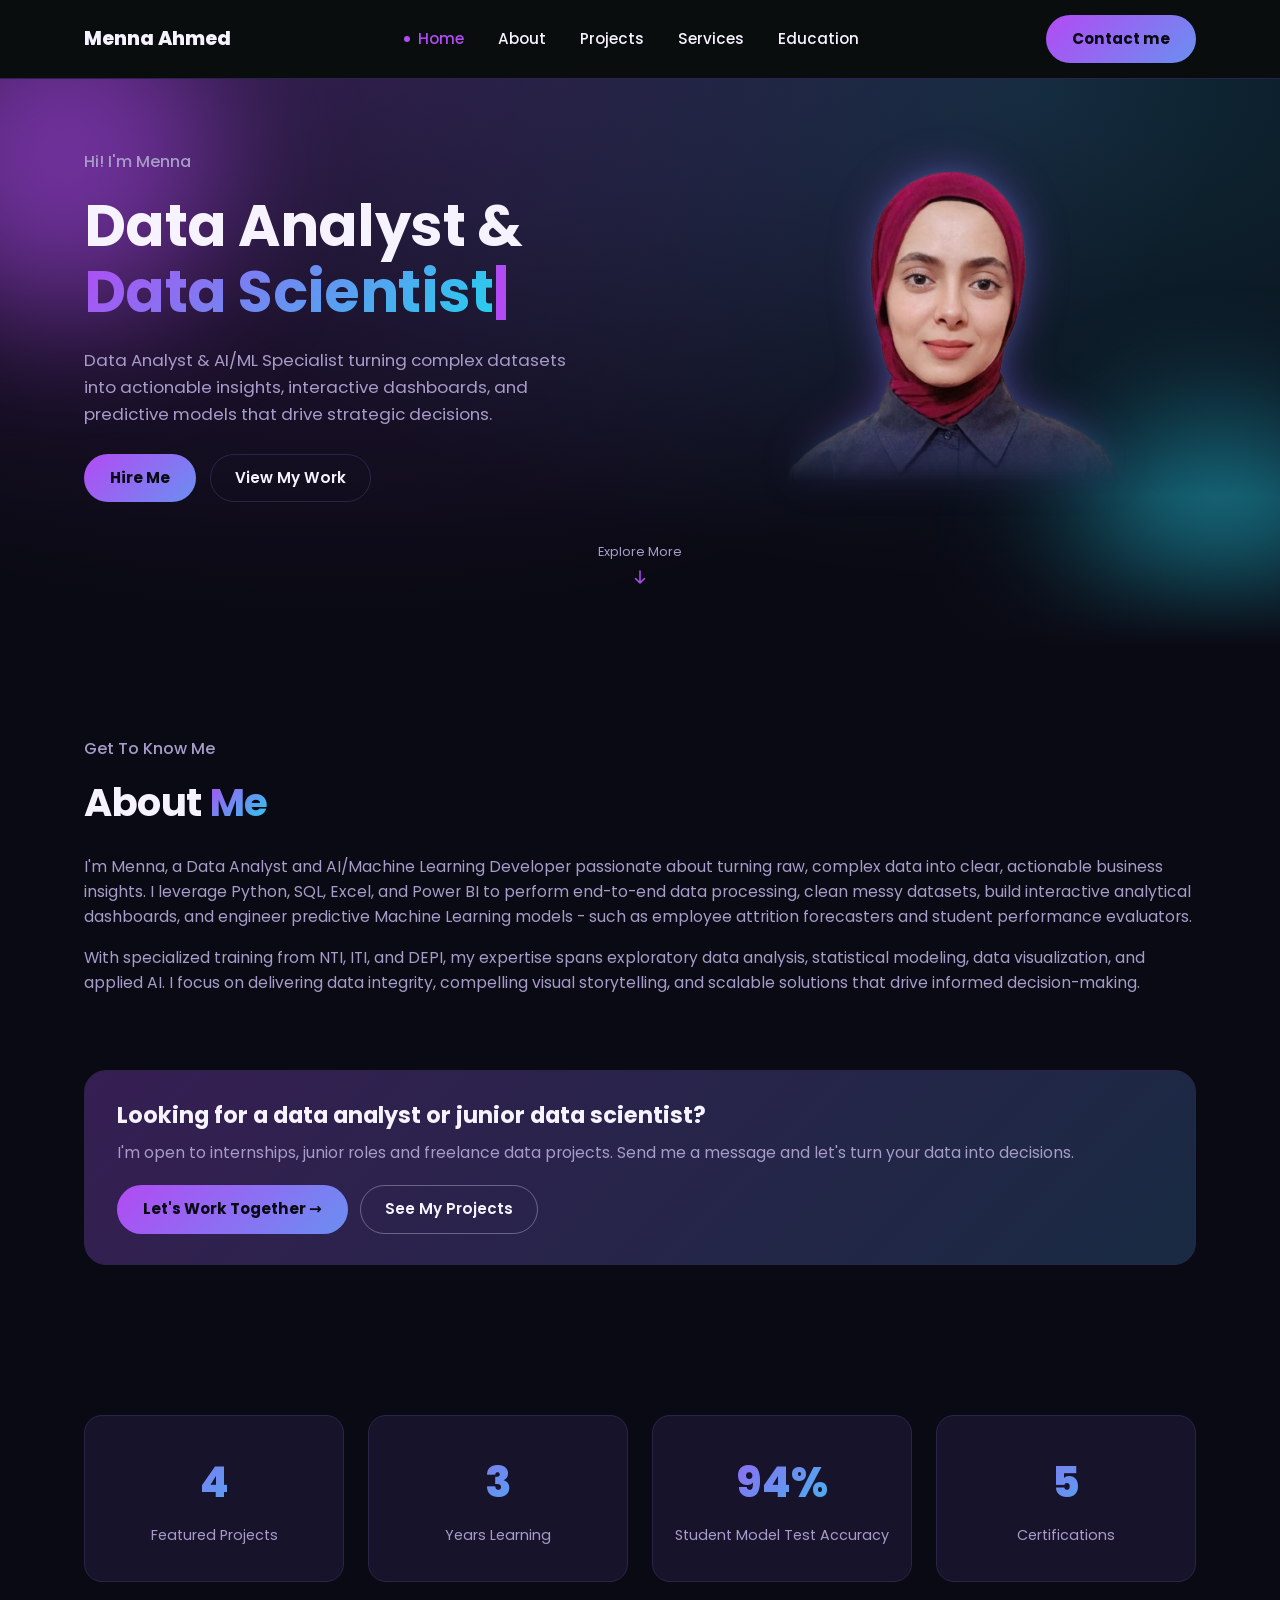
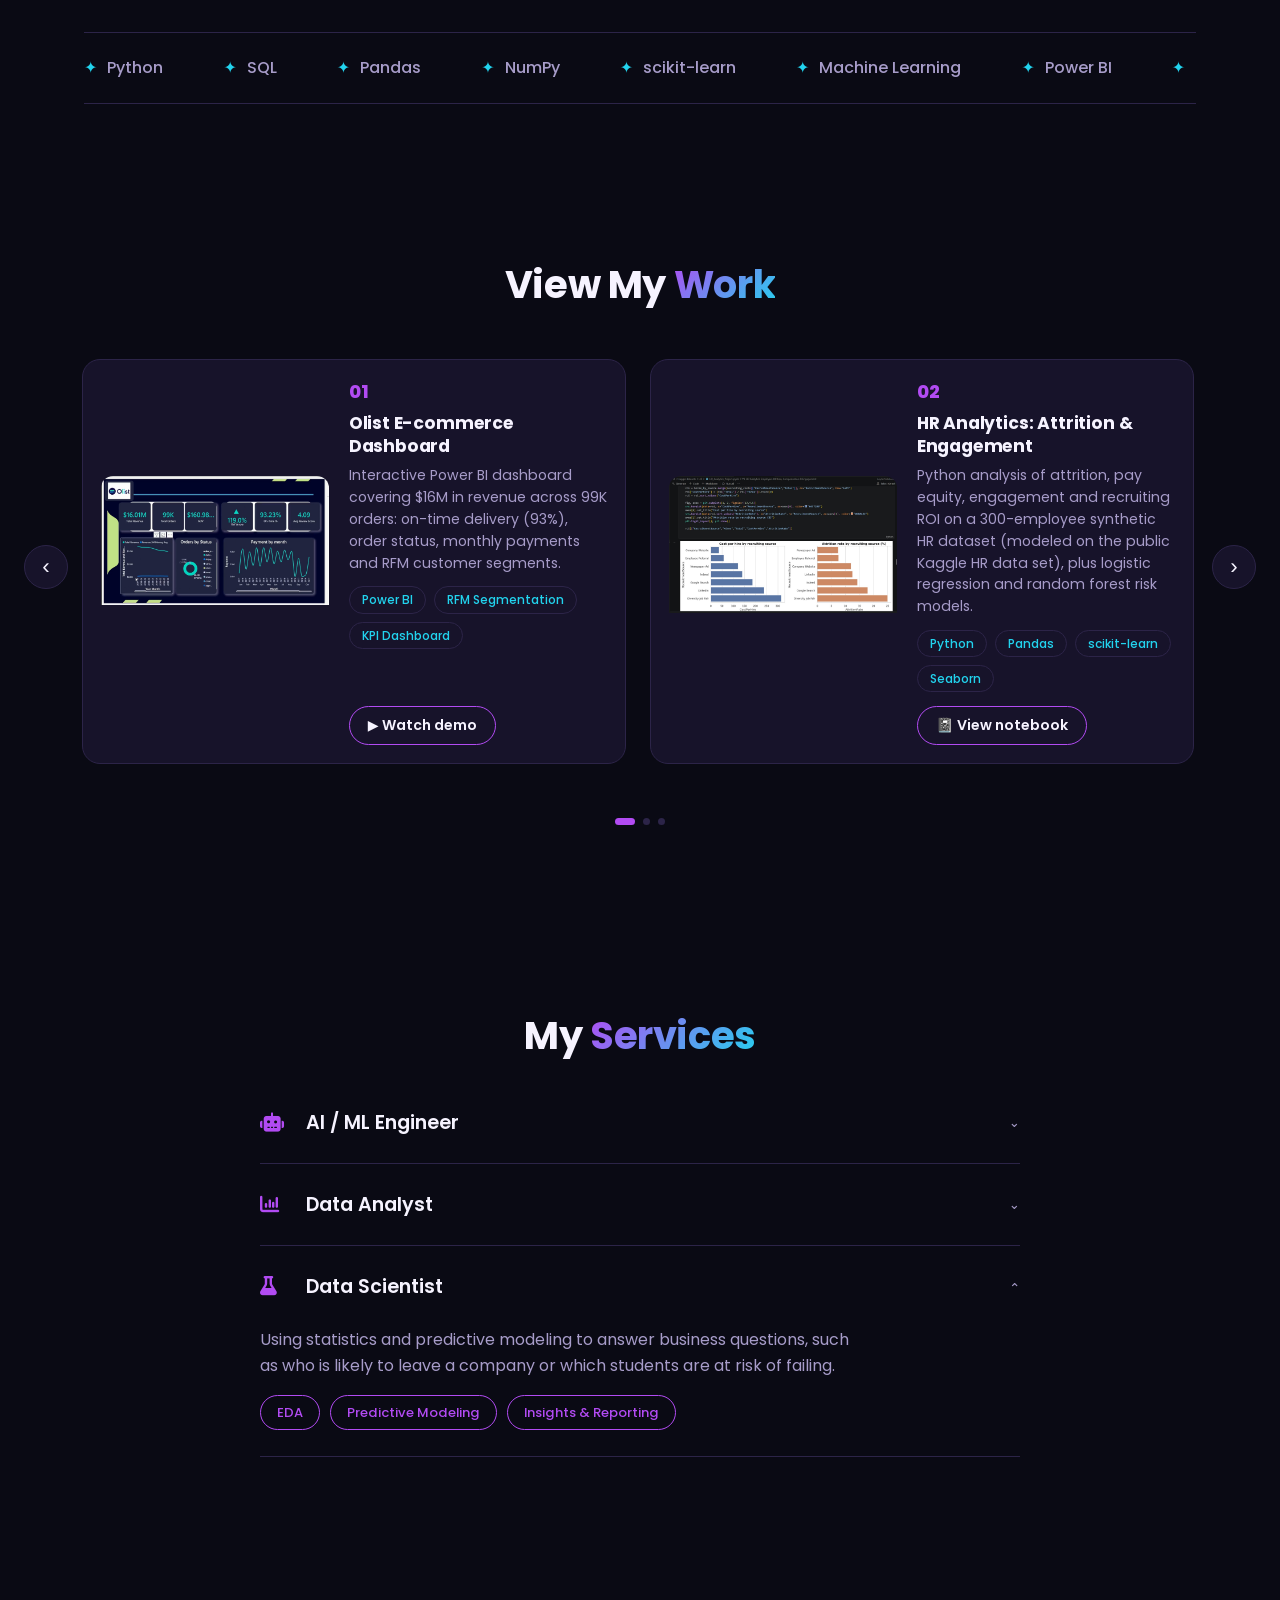
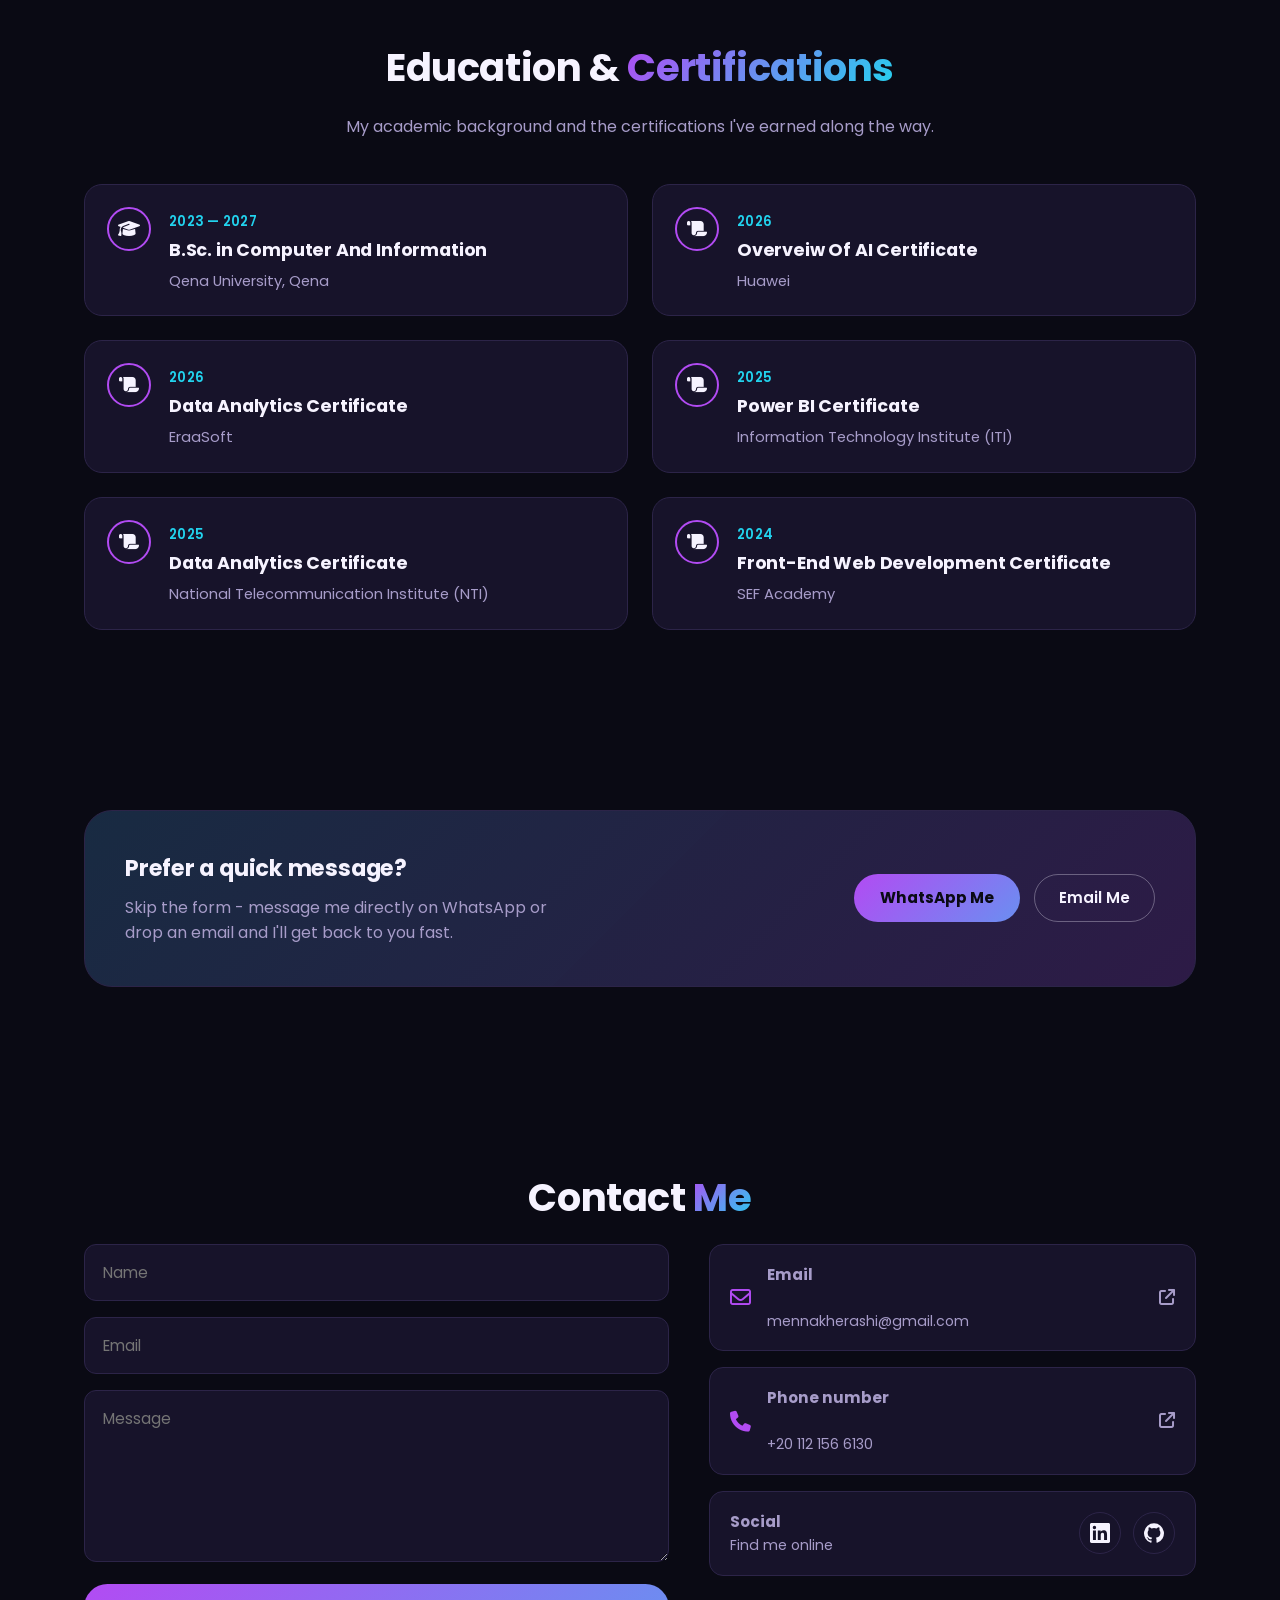
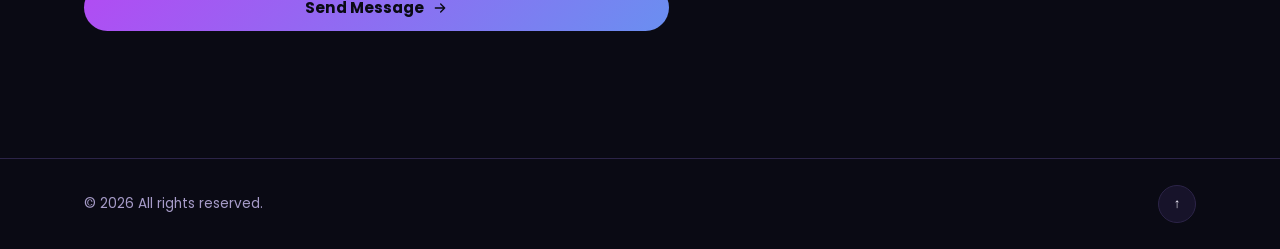
<file: index.html>
<!DOCTYPE html>
<html lang="en">
<head>
<meta charset="UTF-8">
<meta name="viewport" content="width=device-width, initial-scale=1, viewport-fit=cover">
<title>Menna Ahmed Kherashi Portfolio</title>
<meta name="description" content="Portfolio of Menna Ahmed — data analysis, machine learning and Power BI dashboards.">
<link rel="preconnect" href="https://fonts.googleapis.com">
<link rel="preconnect" href="https://fonts.gstatic.com" crossorigin>
<link href="https://fonts.googleapis.com/css2?family=Poppins:wght@400;500;600;700;800&display=swap" rel="stylesheet">
<link rel="stylesheet" href="https://cdnjs.cloudflare.com/ajax/libs/font-awesome/6.5.1/css/all.min.css">
<link rel="stylesheet" href="css/style.css">
</head>
<body>

<header id="header">
  <nav class="nav wrap">
    <div class="logo">Menna Ahmed</div>
    <button class="nav-toggle" id="navToggle" aria-label="Toggle menu">
      <span></span><span></span><span></span>
    </button>
    <ul class="nav-links" id="navLinks">
      <li><a href="#home" class="nav-link active">Home</a></li>
      <li><a href="#about" class="nav-link">About</a></li>
      <li><a href="#works" class="nav-link">Projects</a></li>
      <li><a href="#services" class="nav-link">Services</a></li>
      <li><a href="#education" class="nav-link">Education</a></li>

    </ul>
    <a href="#contact" class="btn-pill">Contact me</a>
  </nav>
</header>

<main>

  <section id="home" class="hero">
    <span class="blob blob-1"></span>
    <span class="blob blob-2"></span>
    <div class="wrap hero-inner">
      <div class="hero-grid">
        <div class="hero-text">
          <p class="eyebrow">Hi! I'm Menna</p>
          <h1>Data Analyst &amp;<br><span id="typed" class="accent"></span><span class="cursor">|</span></h1>
          <p class="hero-sub">Data Analyst & AI/ML Specialist turning complex datasets into actionable insights, interactive dashboards, and predictive models that drive strategic decisions.</p>
          <div class="cta-row">
            <a href="#contact" class="btn-pill">Hire Me</a>
            <a href="#works" class="btn-outline">View My Work</a>
          </div>
        </div>
        <div class="hero-image">
          <img src="images/menna-personal.png" alt="Menna Ahmed portrait" width="912" height="939">
        </div>
      </div>
      <a href="#works" class="scroll-down" aria-label="Scroll down">
        <span>Explore More</span>
        <svg width="18" height="18" viewBox="0 0 24 24" fill="none"><path d="M12 4v16m0 0l-6-6m6 6l6-6" stroke="currentColor" stroke-width="2" stroke-linecap="round" stroke-linejoin="round"/></svg>
      </a>
    </div>
  </section>

  <section id="about" class="about">
    <div class="wrap about-inner reveal">
      <div class="about-content">
        <p class="eyebrow">Get To Know Me</p>
        <h2>About <span class="accent">Me</span></h2>

        <p class="about-text">
  I'm Menna, a Data Analyst and AI/Machine Learning Developer passionate about turning raw, complex data into clear, actionable business insights. I leverage Python, SQL, Excel, and Power BI to perform end-to-end data processing, clean messy datasets, build interactive analytical dashboards, and engineer predictive Machine Learning models - such as employee attrition forecasters and student performance evaluators.
</p>
<p class="about-text">
  With specialized training from NTI, ITI, and DEPI, my expertise spans exploratory data analysis, statistical modeling, data visualization, and applied AI. I focus on delivering data integrity, compelling visual storytelling, and scalable solutions that drive informed decision-making.
</p>

        <br><br>
        <div class="about-cta">
          <p class="about-cta-title">Looking for a data analyst or junior data scientist?</p>
          <p class="about-cta-text">I'm open to internships, junior roles and freelance data projects. Send me a message and let's turn your data into decisions.</p>
          <div class="about-cta-actions">
            <a href="#contact" class="btn-pill">Let's Work Together →</a>
            <a href="#works" class="btn-outline">See My Projects</a>
          </div>
        </div>
      </div>
    </div>
  </section>

  <section class="stats">
    <div class="wrap">
      <div class="stats-grid reveal-stagger">
        <div class="stat-card">
          <div class="stat-num" data-count="4">0</div>
          <div class="stat-label">Featured Projects</div>
        </div>
        <div class="stat-card">
          <div class="stat-num" data-count="3">0</div>
          <div class="stat-label">Years Learning</div>
        </div>
        <div class="stat-card">
          <div class="stat-num" data-count="94" data-suffix="%">0</div>
          <div class="stat-label">Student Model Test Accuracy</div>
        </div>
        <div class="stat-card">
          <div class="stat-num" data-count="5">0</div>
          <div class="stat-label">Certifications</div>
        </div>
      </div>
      <div class="marquee-wrap">
        <div class="marquee">
          <span>Python</span><span>SQL</span><span>Pandas</span><span>NumPy</span><span>scikit-learn</span>
          <span>Machine Learning</span><span>Power BI</span><span>Excel</span><span>NLP</span><span>AWS Cloud</span>
          <span>Git &amp; GitHub</span>
          <span>Python</span><span>SQL</span><span>Pandas</span><span>NumPy</span><span>scikit-learn</span>
          <span>Machine Learning</span><span>Power BI</span><span>Excel</span><span>NLP</span><span>AWS Cloud</span>
          <span>Git &amp; GitHub</span>
        </div>
      </div>
    </div>
  </section>

  <section id="works" class="works">
    <div class="wrap reveal">
      <h2>View My <span class="accent">Work</span></h2>
    </div>
    <div class="carousel-wrap wrap reveal">
      <button class="carousel-btn prev" id="worksPrev" aria-label="Previous">&#8249;</button>
      <div class="carousel" id="worksCarousel">
        <article class="work-card">
          <div class="work-img"><img src="images/olist.jpeg" alt="Olist E-commerce Power BI dashboard"></div>
          <span class="work-num">01</span>
          <h3>Olist E-commerce Dashboard</h3>
          <p>Interactive Power BI dashboard covering $16M in revenue across 99K orders: on-time delivery (93%), order status, monthly payments and RFM customer segments.</p>
          <div class="work-tags"><span>Power BI</span><span>RFM Segmentation</span><span>KPI Dashboard</span></div>
          <div class="work-actions"><a class="work-link" href="https://drive.google.com/file/d/1lh9sNQ9SJ54lVh4-jCZpl5slV-07fEFe/view?usp=sharing" target="_blank" rel="noopener">▶ Watch demo</a></div>
        </article>
        <article class="work-card">
          <div class="work-img"><img src="images/HR.jpeg" alt="HR Analytics notebook"></div>
          <span class="work-num">02</span>
          <h3>HR Analytics: Attrition &amp; Engagement</h3>
          <p>Python analysis of attrition, pay equity, engagement and recruiting ROI on a 300-employee synthetic HR dataset (modeled on the public Kaggle HR data set), plus logistic regression and random forest risk models.</p>
          <div class="work-tags"><span>Python</span><span>Pandas</span><span>scikit-learn</span><span>Seaborn</span></div>
          <div class="work-actions"><a class="work-link" href="notebooks/hr-analytics.html" target="_blank" rel="noopener">📓 View notebook</a></div>
        </article>
        <article class="work-card">
          <div class="work-img"><img src="images/AI Students Model.jpeg" alt="Student performance model results"></div>
          <span class="work-num">03</span>
          <h3>Student Performance Model</h3>
          <p>Logistic regression classifier that predicts whether a student passes, using 30 demographic, family and study features. It reaches 93.7% accuracy on the held-out test set.</p>
          <div class="work-tags"><span>Python</span><span>scikit-learn</span><span>Logistic Regression</span><span>Seaborn</span></div>
          <div class="work-actions"><a class="work-link" href="notebooks/student-performance-model.html" target="_blank" rel="noopener">📓 View notebook</a></div>
        </article>
        <article class="work-card">
          <div class="work-img"><img src="images/sales.jpeg" alt="WE Sales Power BI dashboard"></div>
          <span class="work-num">04</span>
          <h3>WE Sales Dashboard</h3>
          <p>Power BI sales dashboard with interactive filters, daily sales trend, gender and age breakdowns, top sellers and a sales-target tracker (45.7K vs a 40K goal).</p>
          <div class="work-tags"><span>Power BI</span><span>Interactive Filters</span><span>Sales KPIs</span></div>
          <div class="work-actions"><a class="work-link" href="https://drive.google.com/file/d/1y9YzG2z9LEgXpOu-UuD8Z0-dCNgIsyWz/view?usp=sharing" target="_blank" rel="noopener">▶ Watch demo</a></div>
        </article>
      </div>
      <button class="carousel-btn next" id="worksNext" aria-label="Next">&#8250;</button>
    </div>
    <div class="dots" id="worksDots"></div>

  </section>

  <section id="services" class="services">
    <div class="wrap reveal">
      <h2>My <span class="accent">Services</span></h2>

      <div class="accordion reveal-stagger">
        <div class="acc-item">
          <button class="acc-head">
             <span class="acc-icon"><i class="fa-solid fa-robot"></i></span>
            <span class="acc-title">AI / ML Engineer</span>
            <span class="acc-arrow">⌄</span>
          </button>
          <div class="acc-body">
            <p>Preparing data, training and evaluating machine learning models with Python and scikit-learn, from feature engineering to accuracy and ROC-AUC reporting.</p>
            <div class="tags">
              <span>Model Training</span><span>Feature Engineering</span><span>Model Evaluation</span>
            </div>
          </div>
        </div>

        <div class="acc-item">
          <button class="acc-head">
            <span class="acc-icon"><i class="fa-solid fa-chart-column"></i></span>
            <span class="acc-title">Data Analyst</span>
            <span class="acc-arrow">⌄</span>
          </button>
          <div class="acc-body">
            <p>Cleaning and exploring data with Python, SQL and Excel, then turning it into interactive Power BI dashboards and clear, actionable insights.</p>
            <div class="tags">
              <span>Data Cleaning</span><span>Dashboards</span><span>Data Visualization</span>
            </div>
          </div>
        </div>

        <div class="acc-item open">
          <button class="acc-head">
             <span class="acc-icon"><i class="fa-solid fa-flask"></i></span>
            <span class="acc-title">Data Scientist</span>
            <span class="acc-arrow">⌄</span>
          </button>
          <div class="acc-body">
            <p>Using statistics and predictive modeling to answer business questions, such as who is likely to leave a company or which students are at risk of failing.</p>
            <div class="tags">
              <span>EDA</span><span>Predictive Modeling</span><span>Insights &amp; Reporting</span>
            </div>
          </div>
        </div>
      </div>
    </div>
  </section>

  <section id="education" class="education">
    <div class="wrap reveal">
      <h2>Education &amp; <span class="accent">Certifications</span></h2>
      <p class="section-sub">My academic background and the certifications I've earned along the way.</p>
      <div class="edu-timeline">
        <div class="edu-item">
          <div class="edu-dot"><i class="fa-solid fa-graduation-cap"></i></div>
          <div class="edu-content">
            <div class="edu-when">2023 — 2027</div>
            <h3>B.Sc. in Computer And Information</h3>
            <p>Qena University, Qena</p>
          </div>
        </div>
         <div class="edu-item">
           <div class="edu-dot"><i class="fa-solid fa-scroll"></i></div>
          <div class="edu-content">
            <div class="edu-when">2026</div>
            <h3>Overveiw Of AI Certificate</h3>
            <p>Huawei</p>
          </div>
        </div>
        <div class="edu-item">
           <div class="edu-dot"><i class="fa-solid fa-scroll"></i></div>
          <div class="edu-content">
            <div class="edu-when">2026</div>
            <h3>Data Analytics Certificate</h3>
            <p>EraaSoft</p>
          </div>
        </div>
        <div class="edu-item">
           <div class="edu-dot"><i class="fa-solid fa-scroll"></i></div>
          <div class="edu-content">
            <div class="edu-when">2025</div>
            <h3>Power BI Certificate</h3>
            <p>Information Technology Institute (ITI)</p>
          </div>
        </div>
        <div class="edu-item">
           <div class="edu-dot"><i class="fa-solid fa-scroll"></i></div>
          <div class="edu-content">
            <div class="edu-when">2025</div>
            <h3>Data Analytics Certificate</h3>
            <p>National Telecommunication Institute (NTI)</p>
          </div>
        </div>
        <div class="edu-item">
           <div class="edu-dot"><i class="fa-solid fa-scroll"></i></div>
          <div class="edu-content">
            <div class="edu-when">2024</div>
            <h3>Front-End Web Development Certificate</h3>
            <p>SEF Academy</p>
          </div>
        </div>
      </div>
    </div>
  </section>

  <section class="direct-msg-section">
    <div class="wrap">
      <div class="direct-msg reveal">
        <div>
          <h3>Prefer a quick message?</h3>
          <p>Skip the form - message me directly on WhatsApp or drop an email and I'll get back to you fast.</p>
        </div>
        <div class="direct-msg-actions">
          <a href="https://wa.me/201121566130" target="_blank" rel="noopener" class="btn-pill">WhatsApp Me</a>
          <a href="mailto:mennakherashi@gmail.com" class="btn-outline">Email Me</a>
        </div>
      </div>
    </div>
  </section>

  <section id="contact" class="contact">
    <div class="wrap reveal">
      <h2>Contact <span class="accent">Me</span></h2>
      <div class="contact-grid">
        <form class="contact-form" id="contactForm" novalidate>
          <input type="text" name="name" placeholder="Name" autocomplete="name" required>
          <input type="email" name="email" placeholder="Email" autocomplete="email" required>
          <textarea name="message" placeholder="Message" rows="6" required></textarea>
          <input type="text" name="_honey" class="hp" tabindex="-1" autocomplete="off" aria-hidden="true">
          <button type="submit" class="btn-pill full" id="sendBtn"><span id="sendLabel">Send Message</span>
            <svg width="16" height="16" viewBox="0 0 24 24" fill="none"><path d="M5 12h14m0 0l-6-6m6 6l-6 6" stroke="currentColor" stroke-width="2" stroke-linecap="round" stroke-linejoin="round"/></svg>
          </button>
          <p class="form-status" id="formStatus" role="status" aria-live="polite"></p>
        </form>
        <div class="contact-info">
          <a href="mailto:mennakherashi@gmail.com" class="info-card">
             <span class="info-icon"><i class="fa-regular fa-envelope"></i></span>
            <span><strong>Email</strong><br>mennakherashi@gmail.com</span>
             <span class="info-arrow"><i class="fa-solid fa-arrow-up-right-from-square"></i></span>
          </a>
          <a href="tel:+201121566130" class="info-card">
             <span class="info-icon"><i class="fa-solid fa-phone"></i></span>
            <span><strong>Phone number</strong><br>+20 112 156 6130</span>
             <span class="info-arrow"><i class="fa-solid fa-arrow-up-right-from-square"></i></span>
          </a>
          <div class="info-card social-card">
            <div class="social-text"><strong>Social</strong>Find me online</div>
            <div class="social-links">
              <a href="https://www.linkedin.com/in/menna-ahmed-" target="_blank" rel="noopener" aria-label="LinkedIn profile"><svg viewBox="0 0 24 24" width="20" height="20" fill="currentColor" aria-hidden="true"><path d="M20.45 20.45h-3.56v-5.57c0-1.33-.02-3.04-1.85-3.04-1.85 0-2.14 1.45-2.14 2.94v5.67H9.35V9h3.41v1.56h.05c.48-.9 1.64-1.85 3.37-1.85 3.6 0 4.27 2.37 4.27 5.46v6.28zM5.34 7.43a2.06 2.06 0 1 1 0-4.12 2.06 2.06 0 0 1 0 4.12zM7.12 20.45H3.56V9h3.56v11.45zM22.22 0H1.77C.79 0 0 .77 0 1.73v20.54C0 23.23.79 24 1.77 24h20.45c.98 0 1.78-.77 1.78-1.73V1.73C24 .77 23.2 0 22.22 0z"/></svg></a>
              <a href="https://github.com/Menna-Ahmed13" target="_blank" rel="noopener" aria-label="GitHub profile"><svg viewBox="0 0 24 24" width="20" height="20" fill="currentColor" aria-hidden="true"><path d="M12 .3a12 12 0 0 0-3.8 23.38c.6.12.83-.26.83-.57v-2.23c-3.34.73-4.03-1.42-4.03-1.42-.55-1.39-1.33-1.76-1.33-1.76-1.09-.74.08-.73.08-.73 1.2.09 1.84 1.24 1.84 1.24 1.07 1.83 2.81 1.3 3.5.99.1-.78.42-1.31.76-1.61-2.67-.3-5.47-1.33-5.47-5.93 0-1.31.47-2.38 1.24-3.22-.14-.3-.54-1.52.1-3.18 0 0 1-.32 3.3 1.23a11.5 11.5 0 0 1 6 0c2.28-1.55 3.29-1.23 3.29-1.23.64 1.66.24 2.88.12 3.18.77.84 1.23 1.91 1.23 3.22 0 4.61-2.8 5.63-5.48 5.92.43.37.81 1.1.81 2.22v3.29c0 .32.22.7.83.58A12 12 0 0 0 12 .3z"/></svg></a>
            </div>
          </div>
        </div>
      </div>
    </div>
  </section>

</main>

<footer>
  <div class="wrap footer-inner">
    <span>© <span id="year"></span> All rights reserved.</span>
    <button id="toTop" aria-label="Back to top">↑</button>
  </div>
</footer>

<script src="js/script.js"></script>
</body>
</html>
</file>
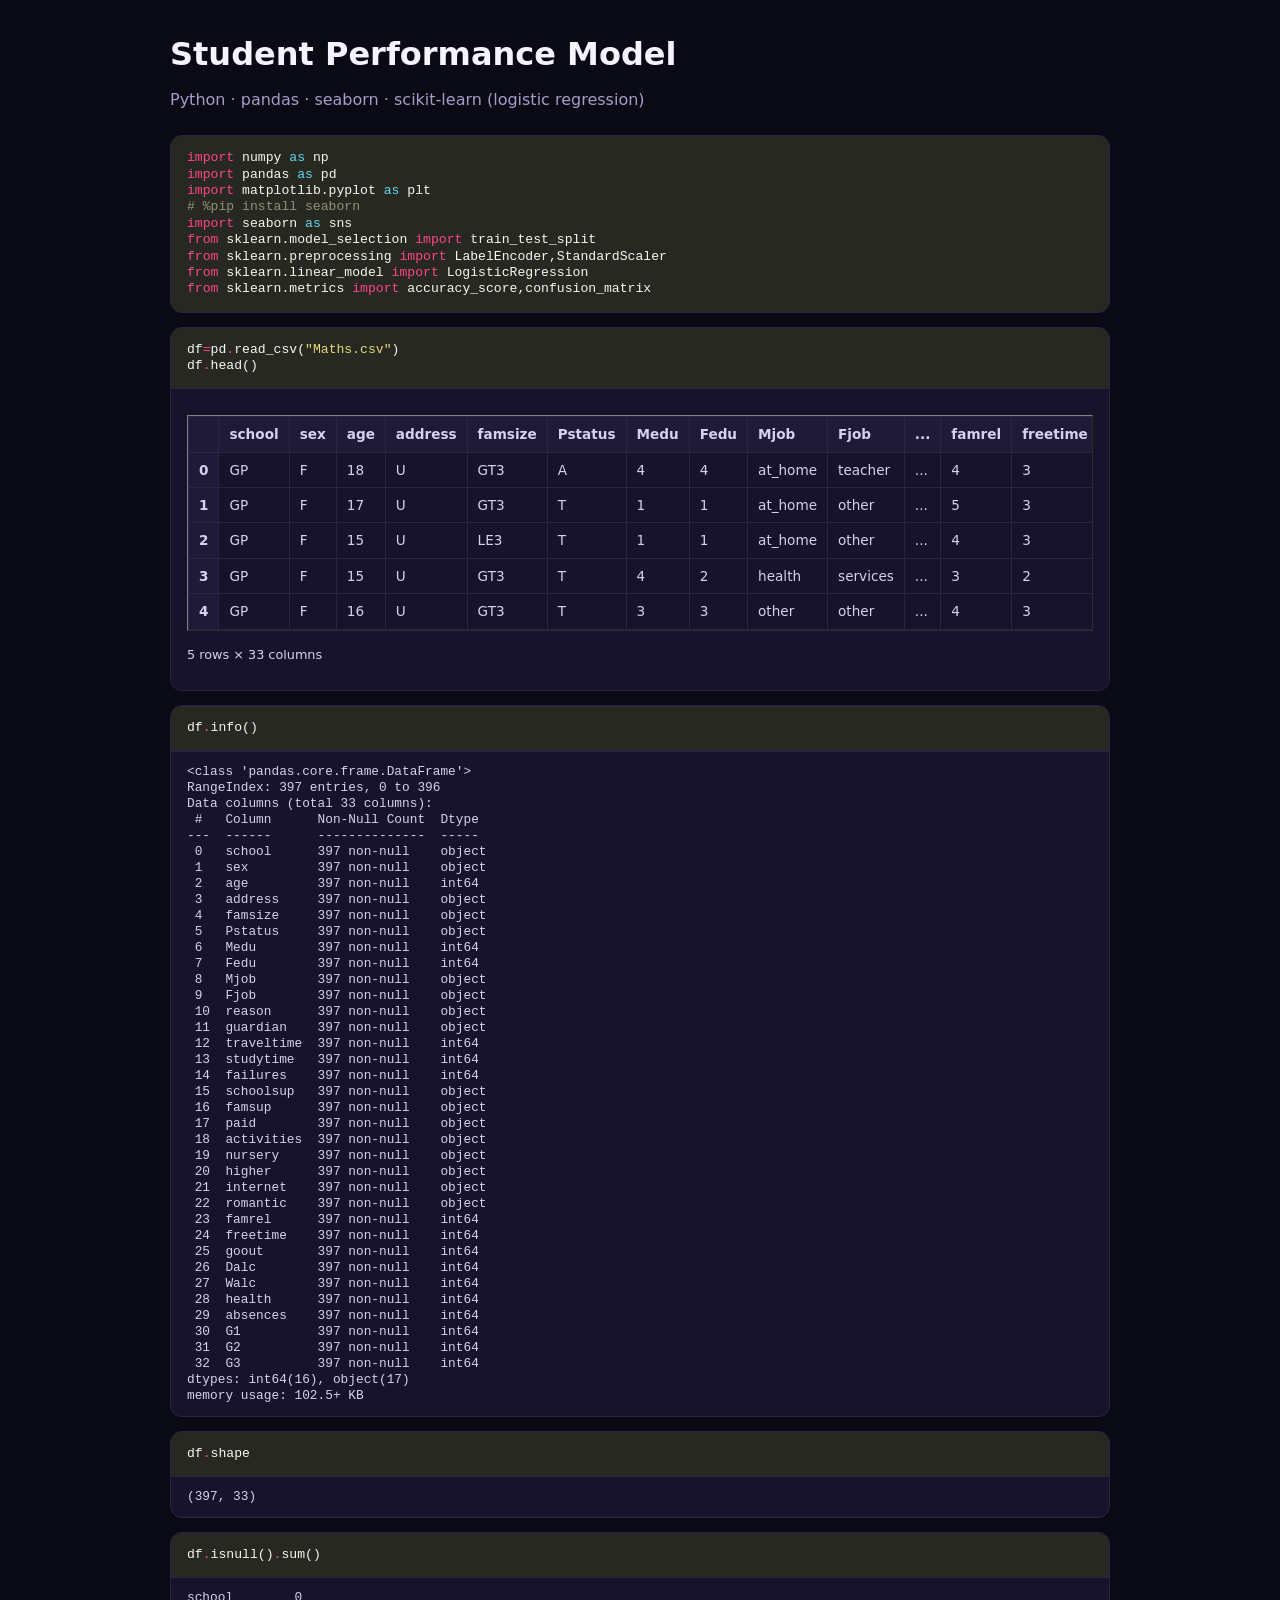
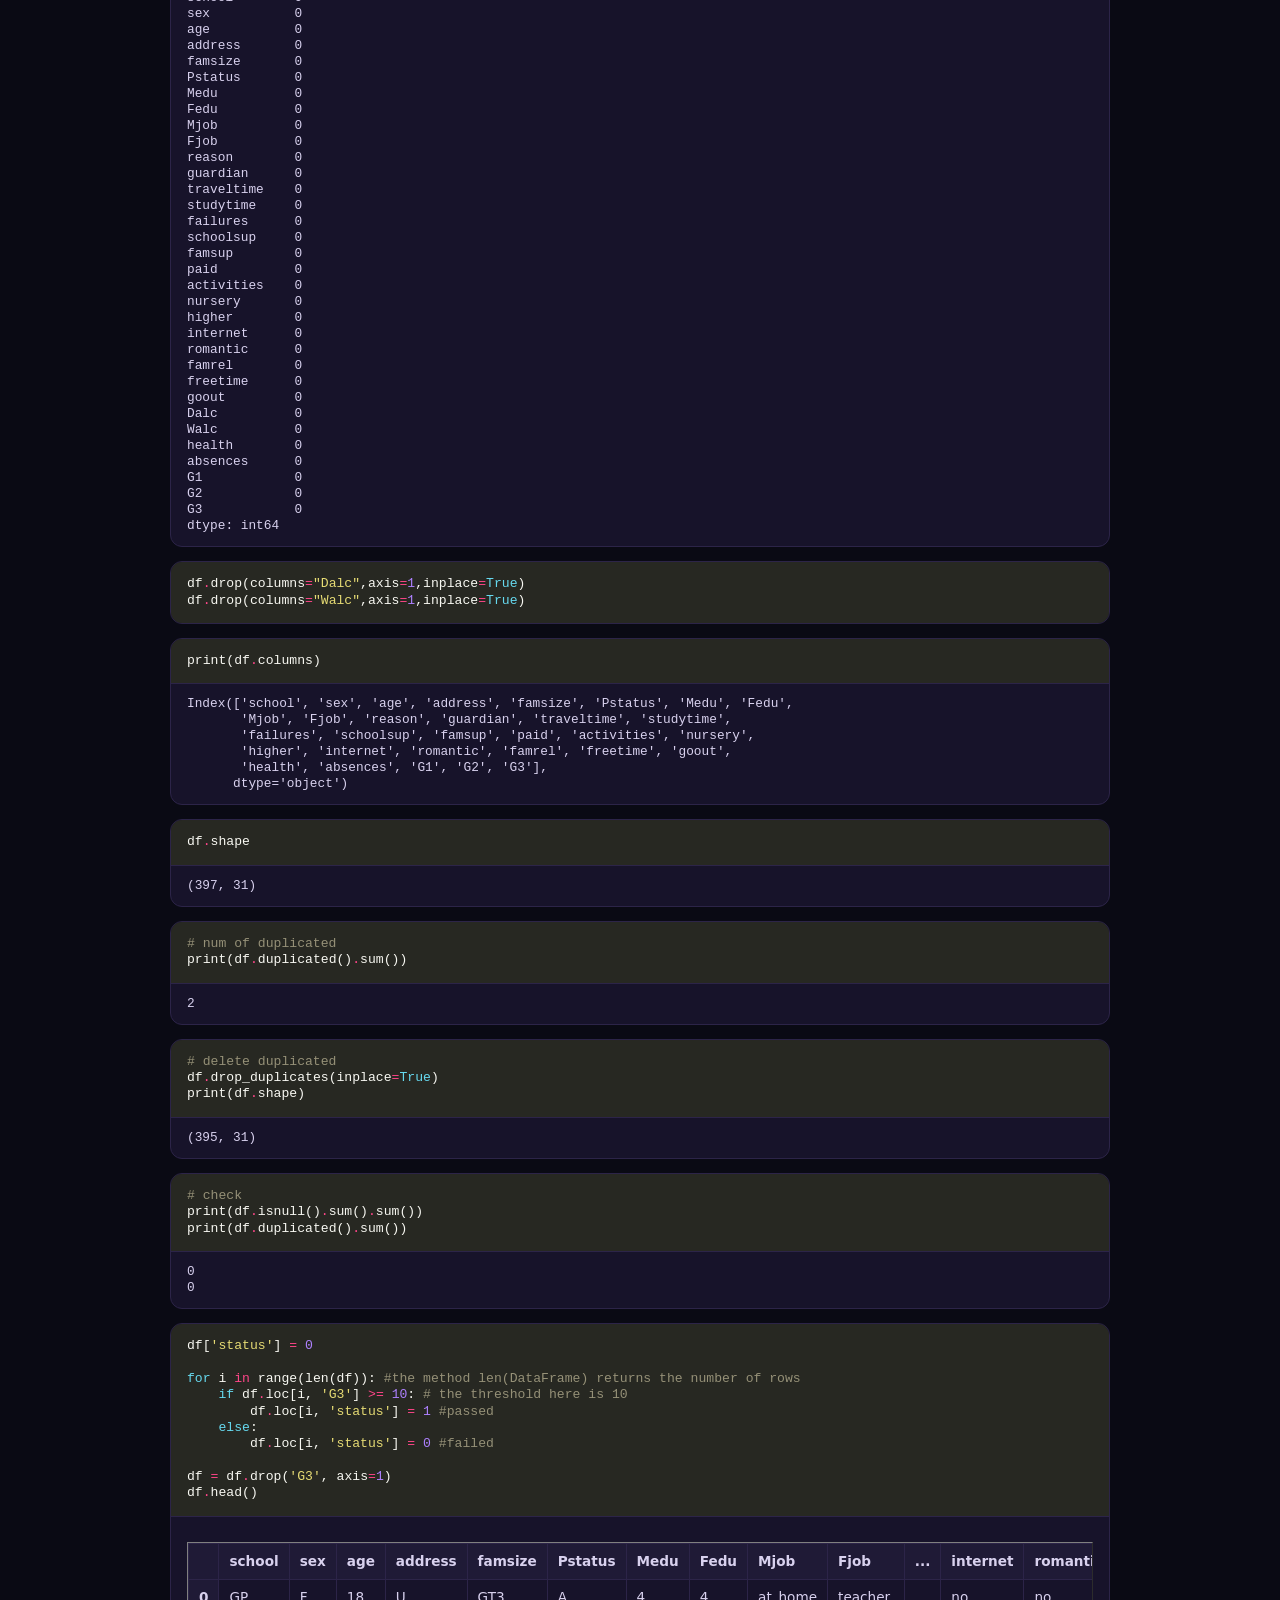
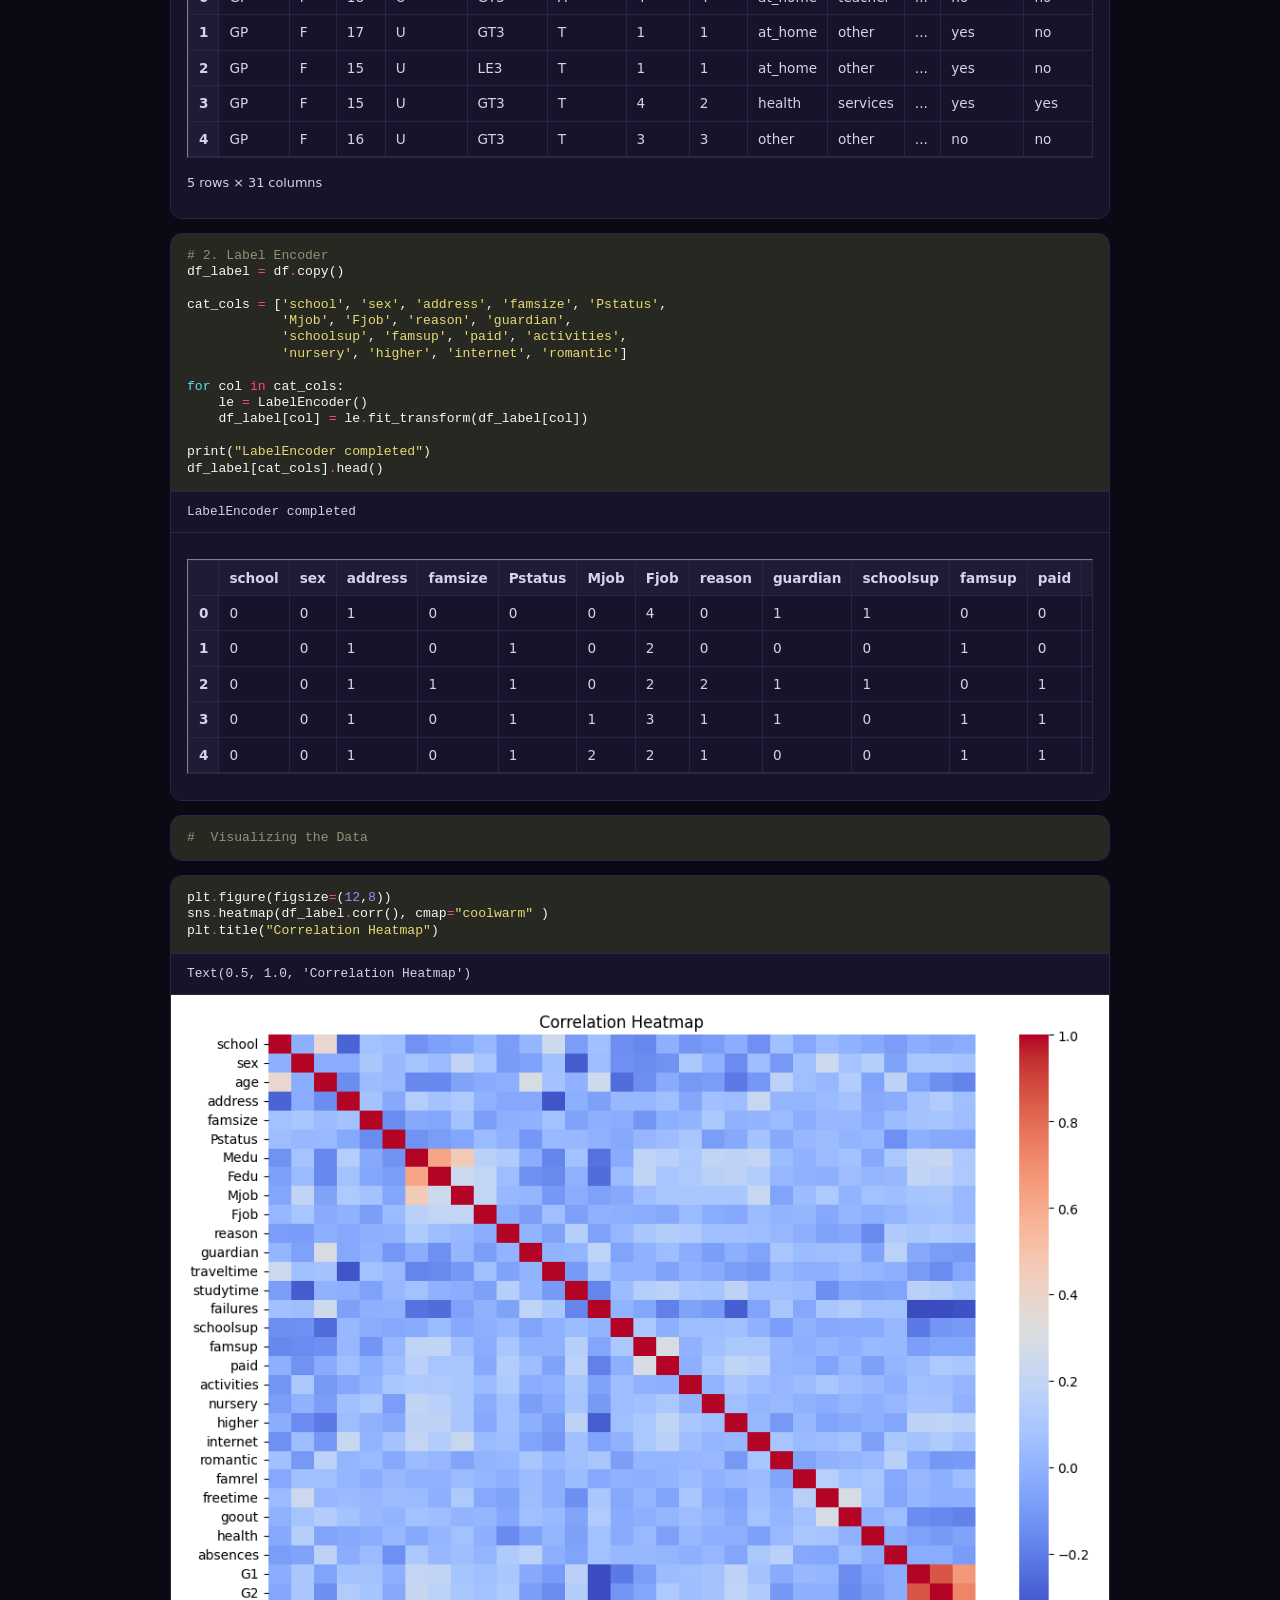
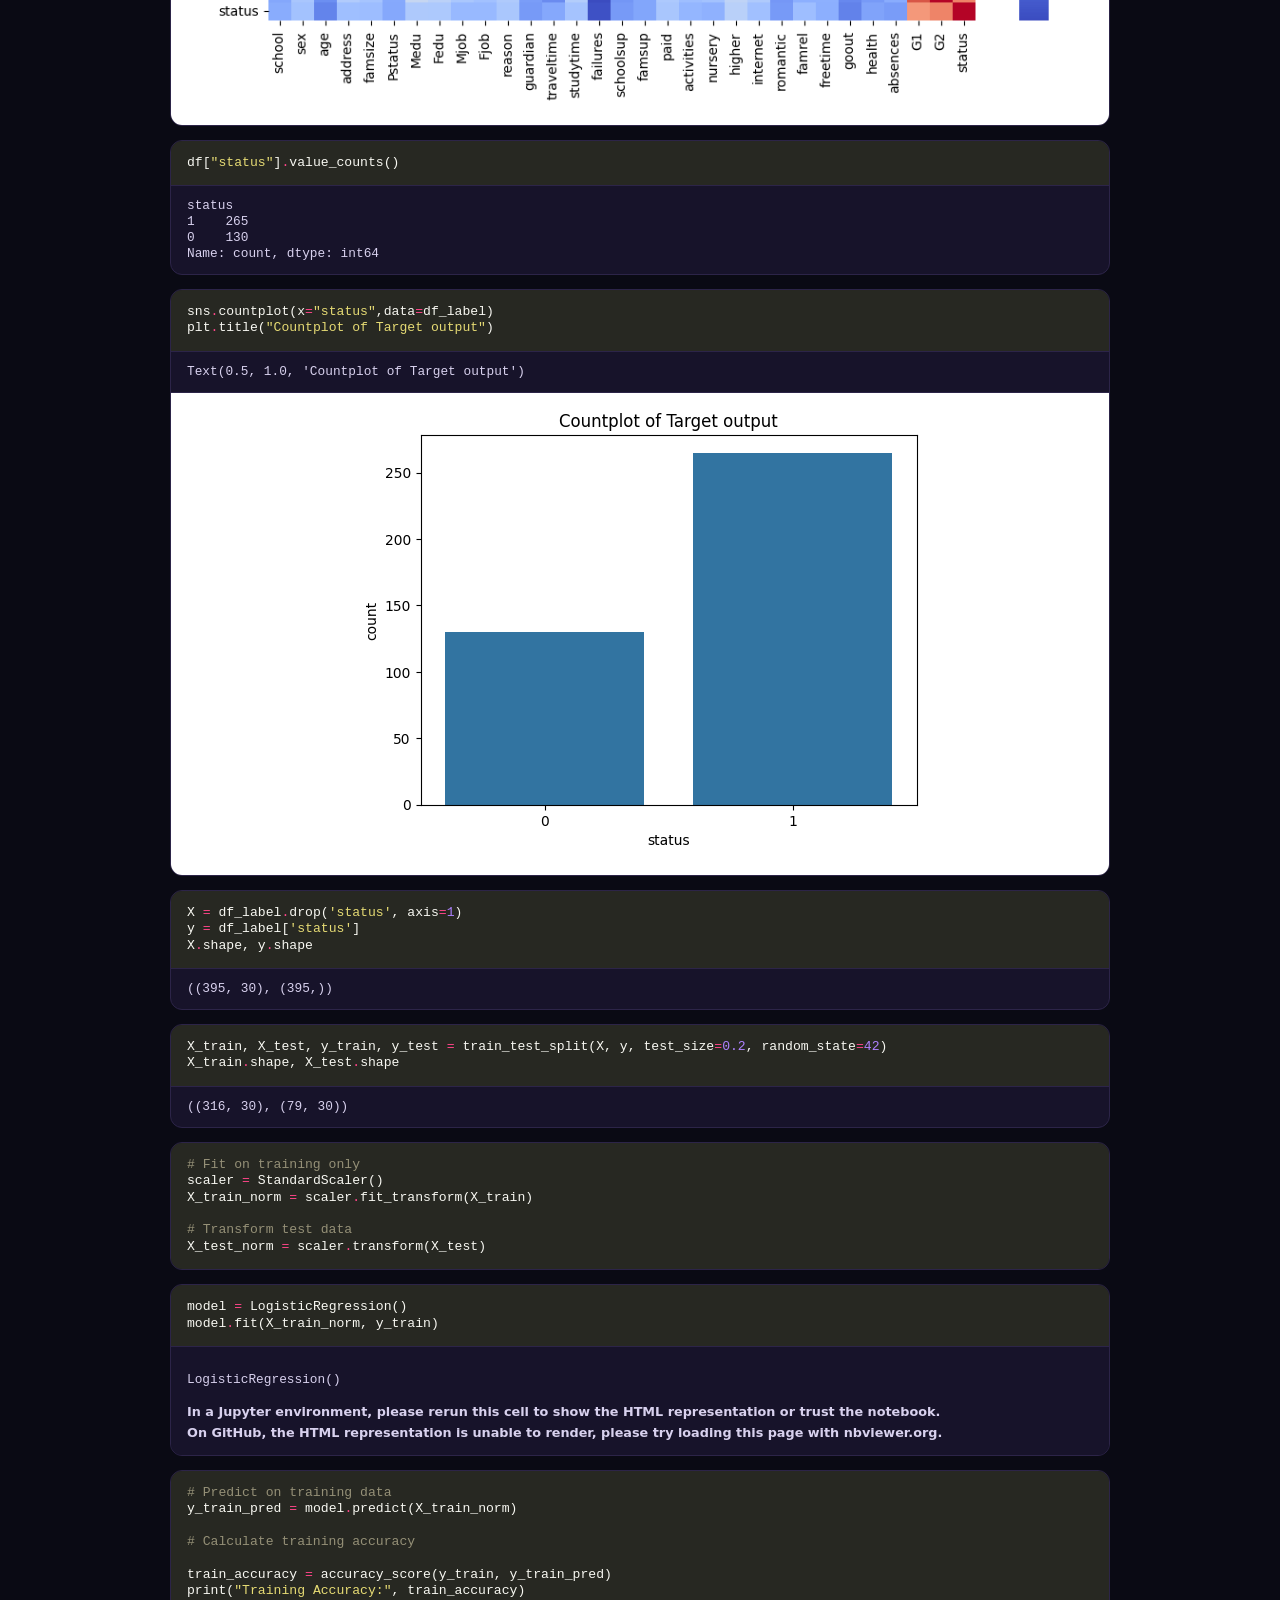
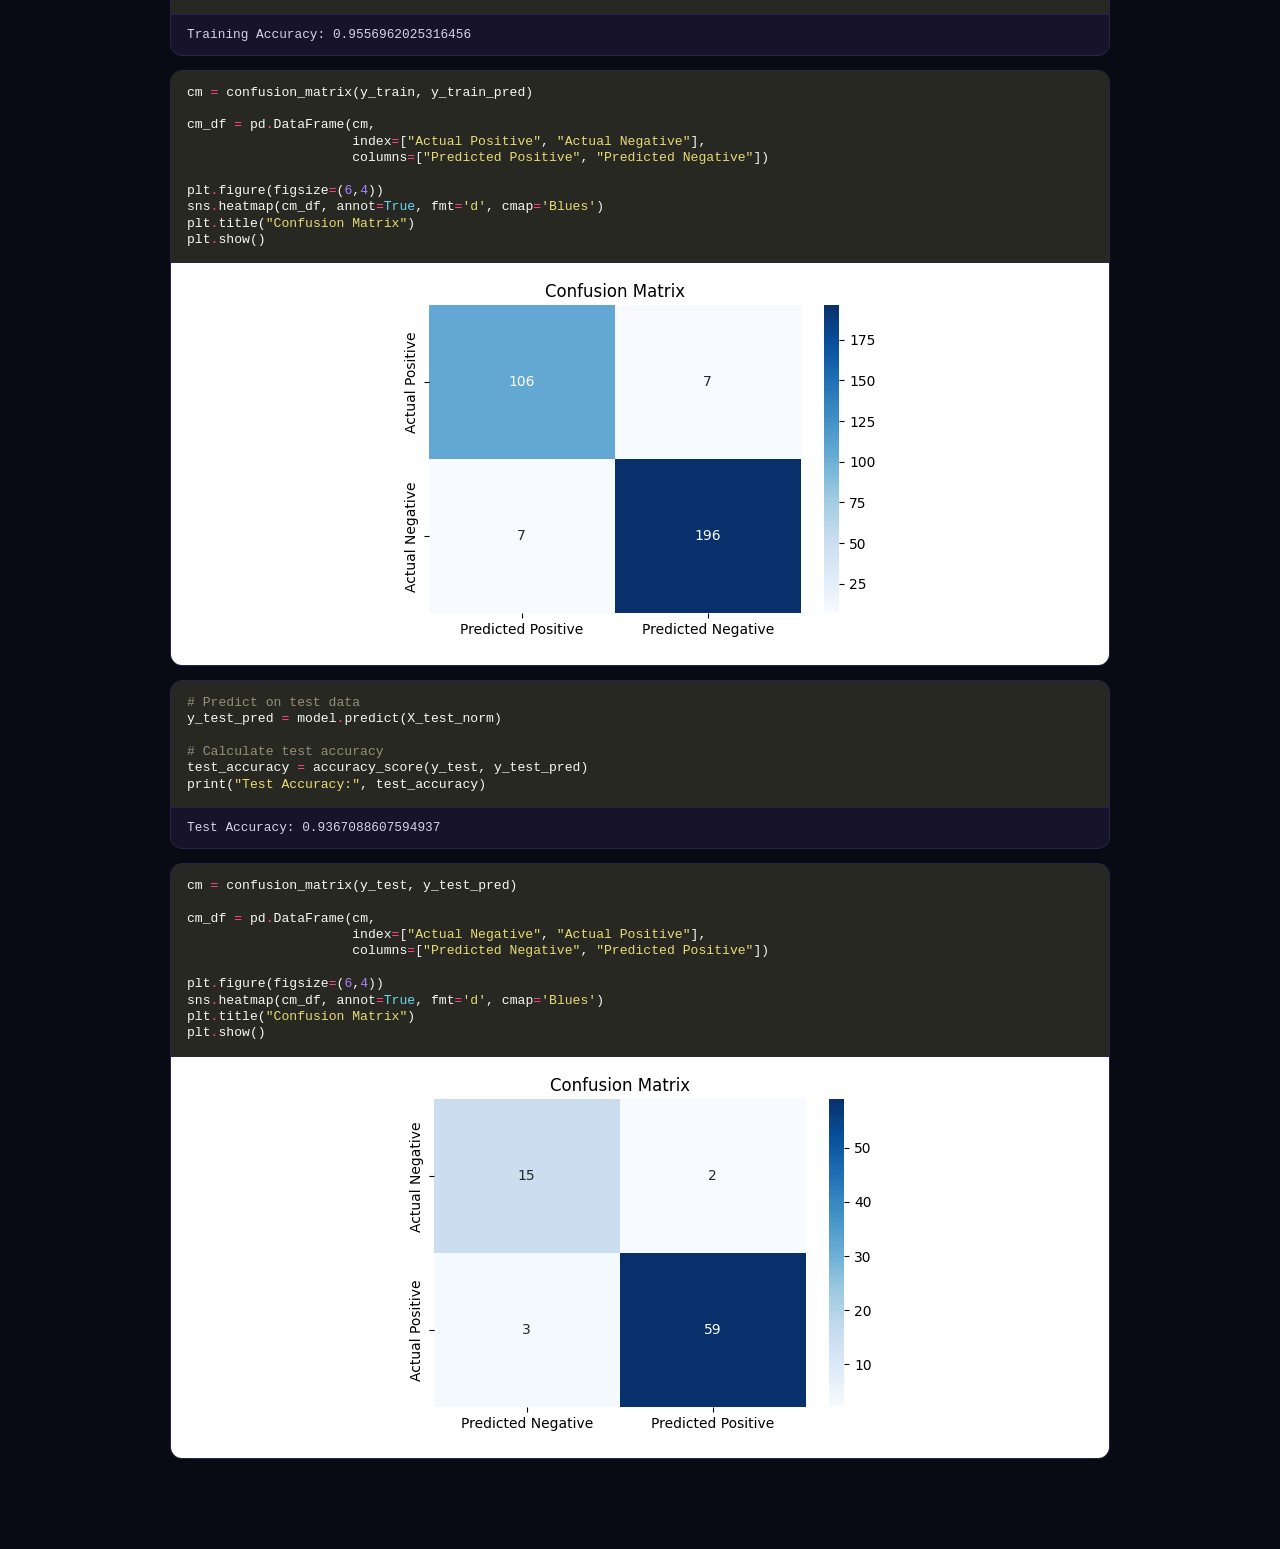
<file: notebooks/student-performance-model.html>
<!DOCTYPE html>
<html lang="en">
<head>
<meta charset="UTF-8">
<meta name="viewport" content="width=device-width, initial-scale=1">
<title>Student Performance Model — Menna Ahmed</title>
<style>
:root{ --bg:#0a0a14; --card:#17132a; --line:#2c2448; --text:#f6f3ff; --muted:#a79cc9; --accent:#b24bf3; --accent2:#22d3ee; }
*{ box-sizing:border-box; }
body{ margin:0; background:var(--bg); color:var(--text); font-family:'Poppins',system-ui,-apple-system,Segoe UI,Roboto,sans-serif; line-height:1.65; }
.bar{ position:sticky; top:0; z-index:5; background:rgba(10,10,20,.92); backdrop-filter:blur(8px); border-bottom:1px solid var(--line); }
.bar div{ max-width:980px; margin:0 auto; padding:12px 20px; display:flex; justify-content:space-between; gap:12px; align-items:center; flex-wrap:wrap; }
.bar a{ color:var(--text); text-decoration:none; font-weight:600; font-size:.9rem; border:1px solid var(--accent); border-radius:999px; padding:6px 16px; }
.bar a:hover{ background:var(--accent); color:#0a0a14; }
main{ max-width:980px; margin:0 auto; padding:28px 20px 80px; }
header.h{ margin-bottom:22px; }
header.h h1{ margin:0 0 6px; font-size:clamp(1.4rem,4vw,2rem); }
header.h p{ margin:0; color:var(--muted); }
.md{ color:var(--text); }
.md h1,.md h2,.md h3{ margin:1.6em 0 .5em; line-height:1.25; }
.md h1{ font-size:clamp(1.5rem,4vw,2rem); }
.md h2{ font-size:clamp(1.2rem,3vw,1.5rem); color:var(--accent2); }
.md p,.md li{ color:#d8d1ee; }
.md a{ color:var(--accent2); word-break:break-word; }
.md code{ background:#1f1a36; padding:2px 6px; border-radius:6px; font-size:.88em; }
.md blockquote{ margin:1em 0; padding:8px 16px; border-left:3px solid var(--accent); background:var(--card); border-radius:0 10px 10px 0; }
.md table,.tbl table{ border-collapse:collapse; margin:1em 0; font-size:.85rem; display:block; overflow-x:auto; max-width:100%; }
.md th,.md td,.tbl th,.tbl td{ border:1px solid var(--line); padding:6px 10px; text-align:left; }
.md th,.tbl th{ background:#1f1a36; }
.cell{ margin:14px 0; border:1px solid var(--line); border-radius:12px; overflow:hidden; background:var(--card); }
.code{ overflow-x:auto; }
.hl{ margin:0; padding:14px 16px; font-size:.82rem; line-height:1.55; background:#272822 !important; }
.hl pre{ margin:0; font-family:ui-monospace,SFMono-Regular,Menlo,Consolas,monospace; }
.out{ margin:0; padding:12px 16px; font-family:ui-monospace,SFMono-Regular,Menlo,Consolas,monospace; font-size:.8rem; color:#d8d1ee; border-top:1px solid var(--line); overflow-x:auto; white-space:pre; }
.out.err{ color:#ff8fa3; }
.out.img{ background:#fff; padding:10px; text-align:center; }
.out.img img{ max-width:100%; height:auto; }
.out.tbl{ background:var(--card); overflow-x:auto; font-size:.8rem; font-family:inherit; white-space:normal; }
.tbl style{ display:none; }
pre { line-height: 125%; }
td.linenos .normal { color: inherit; background-color: transparent; padding-left: 5px; padding-right: 5px; }
span.linenos { color: inherit; background-color: transparent; padding-left: 5px; padding-right: 5px; }
td.linenos .special { color: #000000; background-color: #ffffc0; padding-left: 5px; padding-right: 5px; }
span.linenos.special { color: #000000; background-color: #ffffc0; padding-left: 5px; padding-right: 5px; }
.hl .hll { background-color: #49483e }
.hl { background: #272822; color: #F8F8F2 }
.hl .c { color: #959077 } /* Comment */
.hl .err { color: #ED007E; background-color: #1E0010 } /* Error */
.hl .esc { color: #F8F8F2 } /* Escape */
.hl .g { color: #F8F8F2 } /* Generic */
.hl .k { color: #66D9EF } /* Keyword */
.hl .l { color: #AE81FF } /* Literal */
.hl .n { color: #F8F8F2 } /* Name */
.hl .o { color: #FF4689 } /* Operator */
.hl .x { color: #F8F8F2 } /* Other */
.hl .p { color: #F8F8F2 } /* Punctuation */
.hl .ch { color: #959077 } /* Comment.Hashbang */
.hl .cm { color: #959077 } /* Comment.Multiline */
.hl .cp { color: #959077 } /* Comment.Preproc */
.hl .cpf { color: #959077 } /* Comment.PreprocFile */
.hl .c1 { color: #959077 } /* Comment.Single */
.hl .cs { color: #959077 } /* Comment.Special */
.hl .gd { color: #FF4689 } /* Generic.Deleted */
.hl .ge { color: #F8F8F2; font-style: italic } /* Generic.Emph */
.hl .ges { color: #F8F8F2; font-weight: bold; font-style: italic } /* Generic.EmphStrong */
.hl .gr { color: #F8F8F2 } /* Generic.Error */
.hl .gh { color: #F8F8F2 } /* Generic.Heading */
.hl .gi { color: #A6E22E } /* Generic.Inserted */
.hl .go { color: #66D9EF } /* Generic.Output */
.hl .gp { color: #FF4689; font-weight: bold } /* Generic.Prompt */
.hl .gs { color: #F8F8F2; font-weight: bold } /* Generic.Strong */
.hl .gu { color: #959077 } /* Generic.Subheading */
.hl .gt { color: #F8F8F2 } /* Generic.Traceback */
.hl .kc { color: #66D9EF } /* Keyword.Constant */
.hl .kd { color: #66D9EF } /* Keyword.Declaration */
.hl .kn { color: #FF4689 } /* Keyword.Namespace */
.hl .kp { color: #66D9EF } /* Keyword.Pseudo */
.hl .kr { color: #66D9EF } /* Keyword.Reserved */
.hl .kt { color: #66D9EF } /* Keyword.Type */
.hl .ld { color: #E6DB74 } /* Literal.Date */
.hl .m { color: #AE81FF } /* Literal.Number */
.hl .s { color: #E6DB74 } /* Literal.String */
.hl .na { color: #A6E22E } /* Name.Attribute */
.hl .nb { color: #F8F8F2 } /* Name.Builtin */
.hl .nc { color: #A6E22E } /* Name.Class */
.hl .no { color: #66D9EF } /* Name.Constant */
.hl .nd { color: #A6E22E } /* Name.Decorator */
.hl .ni { color: #F8F8F2 } /* Name.Entity */
.hl .ne { color: #A6E22E } /* Name.Exception */
.hl .nf { color: #A6E22E } /* Name.Function */
.hl .nl { color: #F8F8F2 } /* Name.Label */
.hl .nn { color: #F8F8F2 } /* Name.Namespace */
.hl .nx { color: #A6E22E } /* Name.Other */
.hl .py { color: #F8F8F2 } /* Name.Property */
.hl .nt { color: #FF4689 } /* Name.Tag */
.hl .nv { color: #F8F8F2 } /* Name.Variable */
.hl .ow { color: #FF4689 } /* Operator.Word */
.hl .pm { color: #F8F8F2 } /* Punctuation.Marker */
.hl .w { color: #F8F8F2 } /* Text.Whitespace */
.hl .mb { color: #AE81FF } /* Literal.Number.Bin */
.hl .mf { color: #AE81FF } /* Literal.Number.Float */
.hl .mh { color: #AE81FF } /* Literal.Number.Hex */
.hl .mi { color: #AE81FF } /* Literal.Number.Integer */
.hl .mo { color: #AE81FF } /* Literal.Number.Oct */
.hl .sa { color: #E6DB74 } /* Literal.String.Affix */
.hl .sb { color: #E6DB74 } /* Literal.String.Backtick */
.hl .sc { color: #E6DB74 } /* Literal.String.Char */
.hl .dl { color: #E6DB74 } /* Literal.String.Delimiter */
.hl .sd { color: #E6DB74 } /* Literal.String.Doc */
.hl .s2 { color: #E6DB74 } /* Literal.String.Double */
.hl .se { color: #AE81FF } /* Literal.String.Escape */
.hl .sh { color: #E6DB74 } /* Literal.String.Heredoc */
.hl .si { color: #E6DB74 } /* Literal.String.Interpol */
.hl .sx { color: #E6DB74 } /* Literal.String.Other */
.hl .sr { color: #E6DB74 } /* Literal.String.Regex */
.hl .s1 { color: #E6DB74 } /* Literal.String.Single */
.hl .ss { color: #E6DB74 } /* Literal.String.Symbol */
.hl .bp { color: #F8F8F2 } /* Name.Builtin.Pseudo */
.hl .fm { color: #A6E22E } /* Name.Function.Magic */
.hl .vc { color: #F8F8F2 } /* Name.Variable.Class */
.hl .vg { color: #F8F8F2 } /* Name.Variable.Global */
.hl .vi { color: #F8F8F2 } /* Name.Variable.Instance */
.hl .vm { color: #F8F8F2 } /* Name.Variable.Magic */
.hl .il { color: #AE81FF } /* Literal.Number.Integer.Long */
</style>
</head>
<body>
<main>
<header class="h"><h1>Student Performance Model</h1><p>Python · pandas · seaborn · scikit-learn (logistic regression)</p></header>
<div class="cell"><div class="code"><div class="hl"><pre><span></span><span class="kn">import</span><span class="w"> </span><span class="nn">numpy</span><span class="w"> </span><span class="k">as</span><span class="w"> </span><span class="nn">np</span>
<span class="kn">import</span><span class="w"> </span><span class="nn">pandas</span><span class="w"> </span><span class="k">as</span><span class="w"> </span><span class="nn">pd</span>
<span class="kn">import</span><span class="w"> </span><span class="nn">matplotlib.pyplot</span><span class="w"> </span><span class="k">as</span><span class="w"> </span><span class="nn">plt</span>
<span class="c1"># %pip install seaborn</span>
<span class="kn">import</span><span class="w"> </span><span class="nn">seaborn</span><span class="w"> </span><span class="k">as</span><span class="w"> </span><span class="nn">sns</span>
<span class="kn">from</span><span class="w"> </span><span class="nn">sklearn.model_selection</span><span class="w"> </span><span class="kn">import</span> <span class="n">train_test_split</span>
<span class="kn">from</span><span class="w"> </span><span class="nn">sklearn.preprocessing</span><span class="w"> </span><span class="kn">import</span> <span class="n">LabelEncoder</span><span class="p">,</span><span class="n">StandardScaler</span>
<span class="kn">from</span><span class="w"> </span><span class="nn">sklearn.linear_model</span><span class="w"> </span><span class="kn">import</span> <span class="n">LogisticRegression</span>
<span class="kn">from</span><span class="w"> </span><span class="nn">sklearn.metrics</span><span class="w"> </span><span class="kn">import</span> <span class="n">accuracy_score</span><span class="p">,</span><span class="n">confusion_matrix</span>
</pre></div>
</div></div>
<div class="cell"><div class="code"><div class="hl"><pre><span></span><span class="n">df</span><span class="o">=</span><span class="n">pd</span><span class="o">.</span><span class="n">read_csv</span><span class="p">(</span><span class="s2">&quot;Maths.csv&quot;</span><span class="p">)</span>
<span class="n">df</span><span class="o">.</span><span class="n">head</span><span class="p">()</span>
</pre></div>
</div><div class="out tbl"><div>

<table border="1" class="dataframe">
  <thead>
    <tr style="text-align: right;">
      <th></th>
      <th>school</th>
      <th>sex</th>
      <th>age</th>
      <th>address</th>
      <th>famsize</th>
      <th>Pstatus</th>
      <th>Medu</th>
      <th>Fedu</th>
      <th>Mjob</th>
      <th>Fjob</th>
      <th>...</th>
      <th>famrel</th>
      <th>freetime</th>
      <th>goout</th>
      <th>Dalc</th>
      <th>Walc</th>
      <th>health</th>
      <th>absences</th>
      <th>G1</th>
      <th>G2</th>
      <th>G3</th>
    </tr>
  </thead>
  <tbody>
    <tr>
      <th>0</th>
      <td>GP</td>
      <td>F</td>
      <td>18</td>
      <td>U</td>
      <td>GT3</td>
      <td>A</td>
      <td>4</td>
      <td>4</td>
      <td>at_home</td>
      <td>teacher</td>
      <td>...</td>
      <td>4</td>
      <td>3</td>
      <td>4</td>
      <td>1</td>
      <td>1</td>
      <td>3</td>
      <td>6</td>
      <td>5</td>
      <td>6</td>
      <td>6</td>
    </tr>
    <tr>
      <th>1</th>
      <td>GP</td>
      <td>F</td>
      <td>17</td>
      <td>U</td>
      <td>GT3</td>
      <td>T</td>
      <td>1</td>
      <td>1</td>
      <td>at_home</td>
      <td>other</td>
      <td>...</td>
      <td>5</td>
      <td>3</td>
      <td>3</td>
      <td>1</td>
      <td>1</td>
      <td>3</td>
      <td>4</td>
      <td>5</td>
      <td>5</td>
      <td>6</td>
    </tr>
    <tr>
      <th>2</th>
      <td>GP</td>
      <td>F</td>
      <td>15</td>
      <td>U</td>
      <td>LE3</td>
      <td>T</td>
      <td>1</td>
      <td>1</td>
      <td>at_home</td>
      <td>other</td>
      <td>...</td>
      <td>4</td>
      <td>3</td>
      <td>2</td>
      <td>2</td>
      <td>3</td>
      <td>3</td>
      <td>10</td>
      <td>7</td>
      <td>8</td>
      <td>10</td>
    </tr>
    <tr>
      <th>3</th>
      <td>GP</td>
      <td>F</td>
      <td>15</td>
      <td>U</td>
      <td>GT3</td>
      <td>T</td>
      <td>4</td>
      <td>2</td>
      <td>health</td>
      <td>services</td>
      <td>...</td>
      <td>3</td>
      <td>2</td>
      <td>2</td>
      <td>1</td>
      <td>1</td>
      <td>5</td>
      <td>2</td>
      <td>15</td>
      <td>14</td>
      <td>15</td>
    </tr>
    <tr>
      <th>4</th>
      <td>GP</td>
      <td>F</td>
      <td>16</td>
      <td>U</td>
      <td>GT3</td>
      <td>T</td>
      <td>3</td>
      <td>3</td>
      <td>other</td>
      <td>other</td>
      <td>...</td>
      <td>4</td>
      <td>3</td>
      <td>2</td>
      <td>1</td>
      <td>2</td>
      <td>5</td>
      <td>4</td>
      <td>6</td>
      <td>10</td>
      <td>10</td>
    </tr>
  </tbody>
</table>
<p>5 rows × 33 columns</p>
</div></div></div>
<div class="cell"><div class="code"><div class="hl"><pre><span></span><span class="n">df</span><span class="o">.</span><span class="n">info</span><span class="p">()</span>
</pre></div>
</div><pre class="out">&lt;class &#x27;pandas.core.frame.DataFrame&#x27;&gt;
RangeIndex: 397 entries, 0 to 396
Data columns (total 33 columns):
 #   Column      Non-Null Count  Dtype 
---  ------      --------------  ----- 
 0   school      397 non-null    object
 1   sex         397 non-null    object
 2   age         397 non-null    int64 
 3   address     397 non-null    object
 4   famsize     397 non-null    object
 5   Pstatus     397 non-null    object
 6   Medu        397 non-null    int64 
 7   Fedu        397 non-null    int64 
 8   Mjob        397 non-null    object
 9   Fjob        397 non-null    object
 10  reason      397 non-null    object
 11  guardian    397 non-null    object
 12  traveltime  397 non-null    int64 
 13  studytime   397 non-null    int64 
 14  failures    397 non-null    int64 
 15  schoolsup   397 non-null    object
 16  famsup      397 non-null    object
 17  paid        397 non-null    object
 18  activities  397 non-null    object
 19  nursery     397 non-null    object
 20  higher      397 non-null    object
 21  internet    397 non-null    object
 22  romantic    397 non-null    object
 23  famrel      397 non-null    int64 
 24  freetime    397 non-null    int64 
 25  goout       397 non-null    int64 
 26  Dalc        397 non-null    int64 
 27  Walc        397 non-null    int64 
 28  health      397 non-null    int64 
 29  absences    397 non-null    int64 
 30  G1          397 non-null    int64 
 31  G2          397 non-null    int64 
 32  G3          397 non-null    int64 
dtypes: int64(16), object(17)
memory usage: 102.5+ KB
</pre></div>
<div class="cell"><div class="code"><div class="hl"><pre><span></span><span class="n">df</span><span class="o">.</span><span class="n">shape</span>
</pre></div>
</div><pre class="out">(397, 33)</pre></div>
<div class="cell"><div class="code"><div class="hl"><pre><span></span><span class="n">df</span><span class="o">.</span><span class="n">isnull</span><span class="p">()</span><span class="o">.</span><span class="n">sum</span><span class="p">()</span>
</pre></div>
</div><pre class="out">school        0
sex           0
age           0
address       0
famsize       0
Pstatus       0
Medu          0
Fedu          0
Mjob          0
Fjob          0
reason        0
guardian      0
traveltime    0
studytime     0
failures      0
schoolsup     0
famsup        0
paid          0
activities    0
nursery       0
higher        0
internet      0
romantic      0
famrel        0
freetime      0
goout         0
Dalc          0
Walc          0
health        0
absences      0
G1            0
G2            0
G3            0
dtype: int64</pre></div>
<div class="cell"><div class="code"><div class="hl"><pre><span></span><span class="n">df</span><span class="o">.</span><span class="n">drop</span><span class="p">(</span><span class="n">columns</span><span class="o">=</span><span class="s2">&quot;Dalc&quot;</span><span class="p">,</span><span class="n">axis</span><span class="o">=</span><span class="mi">1</span><span class="p">,</span><span class="n">inplace</span><span class="o">=</span><span class="kc">True</span><span class="p">)</span>
<span class="n">df</span><span class="o">.</span><span class="n">drop</span><span class="p">(</span><span class="n">columns</span><span class="o">=</span><span class="s2">&quot;Walc&quot;</span><span class="p">,</span><span class="n">axis</span><span class="o">=</span><span class="mi">1</span><span class="p">,</span><span class="n">inplace</span><span class="o">=</span><span class="kc">True</span><span class="p">)</span>
</pre></div>
</div></div>
<div class="cell"><div class="code"><div class="hl"><pre><span></span><span class="nb">print</span><span class="p">(</span><span class="n">df</span><span class="o">.</span><span class="n">columns</span><span class="p">)</span>
</pre></div>
</div><pre class="out">Index([&#x27;school&#x27;, &#x27;sex&#x27;, &#x27;age&#x27;, &#x27;address&#x27;, &#x27;famsize&#x27;, &#x27;Pstatus&#x27;, &#x27;Medu&#x27;, &#x27;Fedu&#x27;,
       &#x27;Mjob&#x27;, &#x27;Fjob&#x27;, &#x27;reason&#x27;, &#x27;guardian&#x27;, &#x27;traveltime&#x27;, &#x27;studytime&#x27;,
       &#x27;failures&#x27;, &#x27;schoolsup&#x27;, &#x27;famsup&#x27;, &#x27;paid&#x27;, &#x27;activities&#x27;, &#x27;nursery&#x27;,
       &#x27;higher&#x27;, &#x27;internet&#x27;, &#x27;romantic&#x27;, &#x27;famrel&#x27;, &#x27;freetime&#x27;, &#x27;goout&#x27;,
       &#x27;health&#x27;, &#x27;absences&#x27;, &#x27;G1&#x27;, &#x27;G2&#x27;, &#x27;G3&#x27;],
      dtype=&#x27;object&#x27;)
</pre></div>
<div class="cell"><div class="code"><div class="hl"><pre><span></span><span class="n">df</span><span class="o">.</span><span class="n">shape</span>
</pre></div>
</div><pre class="out">(397, 31)</pre></div>
<div class="cell"><div class="code"><div class="hl"><pre><span></span><span class="c1"># num of duplicated</span>
<span class="nb">print</span><span class="p">(</span><span class="n">df</span><span class="o">.</span><span class="n">duplicated</span><span class="p">()</span><span class="o">.</span><span class="n">sum</span><span class="p">())</span>
</pre></div>
</div><pre class="out">2
</pre></div>
<div class="cell"><div class="code"><div class="hl"><pre><span></span><span class="c1"># delete duplicated</span>
<span class="n">df</span><span class="o">.</span><span class="n">drop_duplicates</span><span class="p">(</span><span class="n">inplace</span><span class="o">=</span><span class="kc">True</span><span class="p">)</span>
<span class="nb">print</span><span class="p">(</span><span class="n">df</span><span class="o">.</span><span class="n">shape</span><span class="p">)</span>
</pre></div>
</div><pre class="out">(395, 31)
</pre></div>
<div class="cell"><div class="code"><div class="hl"><pre><span></span><span class="c1"># check </span>
<span class="nb">print</span><span class="p">(</span><span class="n">df</span><span class="o">.</span><span class="n">isnull</span><span class="p">()</span><span class="o">.</span><span class="n">sum</span><span class="p">()</span><span class="o">.</span><span class="n">sum</span><span class="p">())</span>
<span class="nb">print</span><span class="p">(</span><span class="n">df</span><span class="o">.</span><span class="n">duplicated</span><span class="p">()</span><span class="o">.</span><span class="n">sum</span><span class="p">())</span>
</pre></div>
</div><pre class="out">0
0
</pre></div>
<div class="cell"><div class="code"><div class="hl"><pre><span></span><span class="n">df</span><span class="p">[</span><span class="s1">&#39;status&#39;</span><span class="p">]</span> <span class="o">=</span> <span class="mi">0</span>

<span class="k">for</span> <span class="n">i</span> <span class="ow">in</span> <span class="nb">range</span><span class="p">(</span><span class="nb">len</span><span class="p">(</span><span class="n">df</span><span class="p">)):</span> <span class="c1">#the method len(DataFrame) returns the number of rows</span>
    <span class="k">if</span> <span class="n">df</span><span class="o">.</span><span class="n">loc</span><span class="p">[</span><span class="n">i</span><span class="p">,</span> <span class="s1">&#39;G3&#39;</span><span class="p">]</span> <span class="o">&gt;=</span> <span class="mi">10</span><span class="p">:</span> <span class="c1"># the threshold here is 10 </span>
        <span class="n">df</span><span class="o">.</span><span class="n">loc</span><span class="p">[</span><span class="n">i</span><span class="p">,</span> <span class="s1">&#39;status&#39;</span><span class="p">]</span> <span class="o">=</span> <span class="mi">1</span> <span class="c1">#passed</span>
    <span class="k">else</span><span class="p">:</span>
        <span class="n">df</span><span class="o">.</span><span class="n">loc</span><span class="p">[</span><span class="n">i</span><span class="p">,</span> <span class="s1">&#39;status&#39;</span><span class="p">]</span> <span class="o">=</span> <span class="mi">0</span> <span class="c1">#failed</span>

<span class="n">df</span> <span class="o">=</span> <span class="n">df</span><span class="o">.</span><span class="n">drop</span><span class="p">(</span><span class="s1">&#39;G3&#39;</span><span class="p">,</span> <span class="n">axis</span><span class="o">=</span><span class="mi">1</span><span class="p">)</span>
<span class="n">df</span><span class="o">.</span><span class="n">head</span><span class="p">()</span>
</pre></div>
</div><div class="out tbl"><div>

<table border="1" class="dataframe">
  <thead>
    <tr style="text-align: right;">
      <th></th>
      <th>school</th>
      <th>sex</th>
      <th>age</th>
      <th>address</th>
      <th>famsize</th>
      <th>Pstatus</th>
      <th>Medu</th>
      <th>Fedu</th>
      <th>Mjob</th>
      <th>Fjob</th>
      <th>...</th>
      <th>internet</th>
      <th>romantic</th>
      <th>famrel</th>
      <th>freetime</th>
      <th>goout</th>
      <th>health</th>
      <th>absences</th>
      <th>G1</th>
      <th>G2</th>
      <th>status</th>
    </tr>
  </thead>
  <tbody>
    <tr>
      <th>0</th>
      <td>GP</td>
      <td>F</td>
      <td>18</td>
      <td>U</td>
      <td>GT3</td>
      <td>A</td>
      <td>4</td>
      <td>4</td>
      <td>at_home</td>
      <td>teacher</td>
      <td>...</td>
      <td>no</td>
      <td>no</td>
      <td>4</td>
      <td>3</td>
      <td>4</td>
      <td>3</td>
      <td>6</td>
      <td>5</td>
      <td>6</td>
      <td>0</td>
    </tr>
    <tr>
      <th>1</th>
      <td>GP</td>
      <td>F</td>
      <td>17</td>
      <td>U</td>
      <td>GT3</td>
      <td>T</td>
      <td>1</td>
      <td>1</td>
      <td>at_home</td>
      <td>other</td>
      <td>...</td>
      <td>yes</td>
      <td>no</td>
      <td>5</td>
      <td>3</td>
      <td>3</td>
      <td>3</td>
      <td>4</td>
      <td>5</td>
      <td>5</td>
      <td>0</td>
    </tr>
    <tr>
      <th>2</th>
      <td>GP</td>
      <td>F</td>
      <td>15</td>
      <td>U</td>
      <td>LE3</td>
      <td>T</td>
      <td>1</td>
      <td>1</td>
      <td>at_home</td>
      <td>other</td>
      <td>...</td>
      <td>yes</td>
      <td>no</td>
      <td>4</td>
      <td>3</td>
      <td>2</td>
      <td>3</td>
      <td>10</td>
      <td>7</td>
      <td>8</td>
      <td>1</td>
    </tr>
    <tr>
      <th>3</th>
      <td>GP</td>
      <td>F</td>
      <td>15</td>
      <td>U</td>
      <td>GT3</td>
      <td>T</td>
      <td>4</td>
      <td>2</td>
      <td>health</td>
      <td>services</td>
      <td>...</td>
      <td>yes</td>
      <td>yes</td>
      <td>3</td>
      <td>2</td>
      <td>2</td>
      <td>5</td>
      <td>2</td>
      <td>15</td>
      <td>14</td>
      <td>1</td>
    </tr>
    <tr>
      <th>4</th>
      <td>GP</td>
      <td>F</td>
      <td>16</td>
      <td>U</td>
      <td>GT3</td>
      <td>T</td>
      <td>3</td>
      <td>3</td>
      <td>other</td>
      <td>other</td>
      <td>...</td>
      <td>no</td>
      <td>no</td>
      <td>4</td>
      <td>3</td>
      <td>2</td>
      <td>5</td>
      <td>4</td>
      <td>6</td>
      <td>10</td>
      <td>1</td>
    </tr>
  </tbody>
</table>
<p>5 rows × 31 columns</p>
</div></div></div>
<div class="cell"><div class="code"><div class="hl"><pre><span></span><span class="c1"># 2. Label Encoder</span>
<span class="n">df_label</span> <span class="o">=</span> <span class="n">df</span><span class="o">.</span><span class="n">copy</span><span class="p">()</span>

<span class="n">cat_cols</span> <span class="o">=</span> <span class="p">[</span><span class="s1">&#39;school&#39;</span><span class="p">,</span> <span class="s1">&#39;sex&#39;</span><span class="p">,</span> <span class="s1">&#39;address&#39;</span><span class="p">,</span> <span class="s1">&#39;famsize&#39;</span><span class="p">,</span> <span class="s1">&#39;Pstatus&#39;</span><span class="p">,</span>
            <span class="s1">&#39;Mjob&#39;</span><span class="p">,</span> <span class="s1">&#39;Fjob&#39;</span><span class="p">,</span> <span class="s1">&#39;reason&#39;</span><span class="p">,</span> <span class="s1">&#39;guardian&#39;</span><span class="p">,</span>
            <span class="s1">&#39;schoolsup&#39;</span><span class="p">,</span> <span class="s1">&#39;famsup&#39;</span><span class="p">,</span> <span class="s1">&#39;paid&#39;</span><span class="p">,</span> <span class="s1">&#39;activities&#39;</span><span class="p">,</span>
            <span class="s1">&#39;nursery&#39;</span><span class="p">,</span> <span class="s1">&#39;higher&#39;</span><span class="p">,</span> <span class="s1">&#39;internet&#39;</span><span class="p">,</span> <span class="s1">&#39;romantic&#39;</span><span class="p">]</span>

<span class="k">for</span> <span class="n">col</span> <span class="ow">in</span> <span class="n">cat_cols</span><span class="p">:</span>
    <span class="n">le</span> <span class="o">=</span> <span class="n">LabelEncoder</span><span class="p">()</span>
    <span class="n">df_label</span><span class="p">[</span><span class="n">col</span><span class="p">]</span> <span class="o">=</span> <span class="n">le</span><span class="o">.</span><span class="n">fit_transform</span><span class="p">(</span><span class="n">df_label</span><span class="p">[</span><span class="n">col</span><span class="p">])</span>

<span class="nb">print</span><span class="p">(</span><span class="s2">&quot;LabelEncoder completed&quot;</span><span class="p">)</span>
<span class="n">df_label</span><span class="p">[</span><span class="n">cat_cols</span><span class="p">]</span><span class="o">.</span><span class="n">head</span><span class="p">()</span>
</pre></div>
</div><pre class="out">LabelEncoder completed
</pre><div class="out tbl"><div>

<table border="1" class="dataframe">
  <thead>
    <tr style="text-align: right;">
      <th></th>
      <th>school</th>
      <th>sex</th>
      <th>address</th>
      <th>famsize</th>
      <th>Pstatus</th>
      <th>Mjob</th>
      <th>Fjob</th>
      <th>reason</th>
      <th>guardian</th>
      <th>schoolsup</th>
      <th>famsup</th>
      <th>paid</th>
      <th>activities</th>
      <th>nursery</th>
      <th>higher</th>
      <th>internet</th>
      <th>romantic</th>
    </tr>
  </thead>
  <tbody>
    <tr>
      <th>0</th>
      <td>0</td>
      <td>0</td>
      <td>1</td>
      <td>0</td>
      <td>0</td>
      <td>0</td>
      <td>4</td>
      <td>0</td>
      <td>1</td>
      <td>1</td>
      <td>0</td>
      <td>0</td>
      <td>0</td>
      <td>1</td>
      <td>1</td>
      <td>0</td>
      <td>0</td>
    </tr>
    <tr>
      <th>1</th>
      <td>0</td>
      <td>0</td>
      <td>1</td>
      <td>0</td>
      <td>1</td>
      <td>0</td>
      <td>2</td>
      <td>0</td>
      <td>0</td>
      <td>0</td>
      <td>1</td>
      <td>0</td>
      <td>0</td>
      <td>0</td>
      <td>1</td>
      <td>1</td>
      <td>0</td>
    </tr>
    <tr>
      <th>2</th>
      <td>0</td>
      <td>0</td>
      <td>1</td>
      <td>1</td>
      <td>1</td>
      <td>0</td>
      <td>2</td>
      <td>2</td>
      <td>1</td>
      <td>1</td>
      <td>0</td>
      <td>1</td>
      <td>0</td>
      <td>1</td>
      <td>1</td>
      <td>1</td>
      <td>0</td>
    </tr>
    <tr>
      <th>3</th>
      <td>0</td>
      <td>0</td>
      <td>1</td>
      <td>0</td>
      <td>1</td>
      <td>1</td>
      <td>3</td>
      <td>1</td>
      <td>1</td>
      <td>0</td>
      <td>1</td>
      <td>1</td>
      <td>1</td>
      <td>1</td>
      <td>1</td>
      <td>1</td>
      <td>1</td>
    </tr>
    <tr>
      <th>4</th>
      <td>0</td>
      <td>0</td>
      <td>1</td>
      <td>0</td>
      <td>1</td>
      <td>2</td>
      <td>2</td>
      <td>1</td>
      <td>0</td>
      <td>0</td>
      <td>1</td>
      <td>1</td>
      <td>0</td>
      <td>1</td>
      <td>1</td>
      <td>0</td>
      <td>0</td>
    </tr>
  </tbody>
</table>
</div></div></div>
<div class="cell"><div class="code"><div class="hl"><pre><span></span><span class="c1">#  Visualizing the Data</span>
</pre></div>
</div></div>
<div class="cell"><div class="code"><div class="hl"><pre><span></span><span class="n">plt</span><span class="o">.</span><span class="n">figure</span><span class="p">(</span><span class="n">figsize</span><span class="o">=</span><span class="p">(</span><span class="mi">12</span><span class="p">,</span><span class="mi">8</span><span class="p">))</span>
<span class="n">sns</span><span class="o">.</span><span class="n">heatmap</span><span class="p">(</span><span class="n">df_label</span><span class="o">.</span><span class="n">corr</span><span class="p">(),</span> <span class="n">cmap</span><span class="o">=</span><span class="s2">&quot;coolwarm&quot;</span> <span class="p">)</span>
<span class="n">plt</span><span class="o">.</span><span class="n">title</span><span class="p">(</span><span class="s2">&quot;Correlation Heatmap&quot;</span><span class="p">)</span>
</pre></div>
</div><pre class="out">Text(0.5, 1.0, &#x27;Correlation Heatmap&#x27;)</pre><div class="out img"><img alt="Notebook output" src="[data-uri]"></div></div>
<div class="cell"><div class="code"><div class="hl"><pre><span></span><span class="n">df</span><span class="p">[</span><span class="s2">&quot;status&quot;</span><span class="p">]</span><span class="o">.</span><span class="n">value_counts</span><span class="p">()</span>
</pre></div>
</div><pre class="out">status
1    265
0    130
Name: count, dtype: int64</pre></div>
<div class="cell"><div class="code"><div class="hl"><pre><span></span><span class="n">sns</span><span class="o">.</span><span class="n">countplot</span><span class="p">(</span><span class="n">x</span><span class="o">=</span><span class="s2">&quot;status&quot;</span><span class="p">,</span><span class="n">data</span><span class="o">=</span><span class="n">df_label</span><span class="p">)</span>
<span class="n">plt</span><span class="o">.</span><span class="n">title</span><span class="p">(</span><span class="s2">&quot;Countplot of Target output&quot;</span><span class="p">)</span>
</pre></div>
</div><pre class="out">Text(0.5, 1.0, &#x27;Countplot of Target output&#x27;)</pre><div class="out img"><img alt="Notebook output" src="[data-uri]"></div></div>
<div class="cell"><div class="code"><div class="hl"><pre><span></span><span class="n">X</span> <span class="o">=</span> <span class="n">df_label</span><span class="o">.</span><span class="n">drop</span><span class="p">(</span><span class="s1">&#39;status&#39;</span><span class="p">,</span> <span class="n">axis</span><span class="o">=</span><span class="mi">1</span><span class="p">)</span>
<span class="n">y</span> <span class="o">=</span> <span class="n">df_label</span><span class="p">[</span><span class="s1">&#39;status&#39;</span><span class="p">]</span>
<span class="n">X</span><span class="o">.</span><span class="n">shape</span><span class="p">,</span> <span class="n">y</span><span class="o">.</span><span class="n">shape</span>
</pre></div>
</div><pre class="out">((395, 30), (395,))</pre></div>
<div class="cell"><div class="code"><div class="hl"><pre><span></span><span class="n">X_train</span><span class="p">,</span> <span class="n">X_test</span><span class="p">,</span> <span class="n">y_train</span><span class="p">,</span> <span class="n">y_test</span> <span class="o">=</span> <span class="n">train_test_split</span><span class="p">(</span><span class="n">X</span><span class="p">,</span> <span class="n">y</span><span class="p">,</span> <span class="n">test_size</span><span class="o">=</span><span class="mf">0.2</span><span class="p">,</span> <span class="n">random_state</span><span class="o">=</span><span class="mi">42</span><span class="p">)</span>
<span class="n">X_train</span><span class="o">.</span><span class="n">shape</span><span class="p">,</span> <span class="n">X_test</span><span class="o">.</span><span class="n">shape</span>
</pre></div>
</div><pre class="out">((316, 30), (79, 30))</pre></div>
<div class="cell"><div class="code"><div class="hl"><pre><span></span><span class="c1"># Fit on training only</span>
<span class="n">scaler</span> <span class="o">=</span> <span class="n">StandardScaler</span><span class="p">()</span>
<span class="n">X_train_norm</span> <span class="o">=</span> <span class="n">scaler</span><span class="o">.</span><span class="n">fit_transform</span><span class="p">(</span><span class="n">X_train</span><span class="p">)</span>

<span class="c1"># Transform test data</span>
<span class="n">X_test_norm</span> <span class="o">=</span> <span class="n">scaler</span><span class="o">.</span><span class="n">transform</span><span class="p">(</span><span class="n">X_test</span><span class="p">)</span>
</pre></div>
</div></div>
<div class="cell"><div class="code"><div class="hl"><pre><span></span><span class="n">model</span> <span class="o">=</span> <span class="n">LogisticRegression</span><span class="p">()</span>
<span class="n">model</span><span class="o">.</span><span class="n">fit</span><span class="p">(</span><span class="n">X_train_norm</span><span class="p">,</span> <span class="n">y_train</span><span class="p">)</span>
</pre></div>
</div><div class="out tbl"><body><div id="sk-container-id-2" class="sk-top-container"><div class="sk-text-repr-fallback"><pre>LogisticRegression()</pre><b>In a Jupyter environment, please rerun this cell to show the HTML representation or trust the notebook. <br />On GitHub, the HTML representation is unable to render, please try loading this page with nbviewer.org.</b></div><div class="sk-container" hidden><div class="sk-item"><div class="sk-estimator fitted sk-toggleable"><input class="sk-toggleable__control sk-hidden--visually" id="sk-estimator-id-2" type="checkbox" checked><label for="sk-estimator-id-2" class="sk-toggleable__label fitted sk-toggleable__label-arrow"><div><div>LogisticRegression</div></div><div><a class="sk-estimator-doc-link fitted" rel="noreferrer" target="_blank" href="https://scikit-learn.org/1.8/modules/generated/sklearn.linear_model.LogisticRegression.html">?<span>Documentation for LogisticRegression</span></a><span class="sk-estimator-doc-link fitted">i<span>Fitted</span></span></div></label><div class="sk-toggleable__content fitted" data-param-prefix="">
        <div class="estimator-table">
            <details>
                <summary>Parameters</summary>
                <table class="parameters-table">
                  <tbody>
                    
        <tr class="default">
            <td><i class="copy-paste-icon"
                 onclick="copyToClipboard('penalty',
                          this.parentElement.nextElementSibling)"
            ></i></td>
            <td class="param">
        <a class="param-doc-link"
            rel="noreferrer" target="_blank" href="https://scikit-learn.org/1.8/modules/generated/sklearn.linear_model.LogisticRegression.html#:~:text=penalty,-%7B%27l1%27%2C%20%27l2%27%2C%20%27elasticnet%27%2C%20None%7D%2C%20default%3D%27l2%27">
            penalty
            <span class="param-doc-description">penalty: {'l1', 'l2', 'elasticnet', None}, default='l2'<br><br>Specify the norm of the penalty:<br><br>- `None`: no penalty is added;<br>- `'l2'`: add a L2 penalty term and it is the default choice;<br>- `'l1'`: add a L1 penalty term;<br>- `'elasticnet'`: both L1 and L2 penalty terms are added.<br><br>.. warning::<br>   Some penalties may not work with some solvers. See the parameter<br>   `solver` below, to know the compatibility between the penalty and<br>   solver.<br><br>.. versionadded:: 0.19<br>   l1 penalty with SAGA solver (allowing 'multinomial' + L1)<br><br>.. deprecated:: 1.8<br>   `penalty` was deprecated in version 1.8 and will be removed in 1.10.<br>   Use `l1_ratio` instead. `l1_ratio=0` for `penalty='l2'`, `l1_ratio=1` for<br>   `penalty='l1'` and `l1_ratio` set to any float between 0 and 1 for<br>   `'penalty='elasticnet'`.</span>
        </a>
    </td>
            <td class="value">&#x27;deprecated&#x27;</td>
        </tr>
    

        <tr class="default">
            <td><i class="copy-paste-icon"
                 onclick="copyToClipboard('C',
                          this.parentElement.nextElementSibling)"
            ></i></td>
            <td class="param">
        <a class="param-doc-link"
            rel="noreferrer" target="_blank" href="https://scikit-learn.org/1.8/modules/generated/sklearn.linear_model.LogisticRegression.html#:~:text=C,-float%2C%20default%3D1.0">
            C
            <span class="param-doc-description">C: float, default=1.0<br><br>Inverse of regularization strength; must be a positive float.<br>Like in support vector machines, smaller values specify stronger<br>regularization. `C=np.inf` results in unpenalized logistic regression.<br>For a visual example on the effect of tuning the `C` parameter<br>with an L1 penalty, see:<br>:ref:`sphx_glr_auto_examples_linear_model_plot_logistic_path.py`.</span>
        </a>
    </td>
            <td class="value">1.0</td>
        </tr>
    

        <tr class="default">
            <td><i class="copy-paste-icon"
                 onclick="copyToClipboard('l1_ratio',
                          this.parentElement.nextElementSibling)"
            ></i></td>
            <td class="param">
        <a class="param-doc-link"
            rel="noreferrer" target="_blank" href="https://scikit-learn.org/1.8/modules/generated/sklearn.linear_model.LogisticRegression.html#:~:text=l1_ratio,-float%2C%20default%3D0.0">
            l1_ratio
            <span class="param-doc-description">l1_ratio: float, default=0.0<br><br>The Elastic-Net mixing parameter, with `0 <= l1_ratio <= 1`. Setting<br>`l1_ratio=1` gives a pure L1-penalty, setting `l1_ratio=0` a pure L2-penalty.<br>Any value between 0 and 1 gives an Elastic-Net penalty of the form<br>`l1_ratio * L1 + (1 - l1_ratio) * L2`.<br><br>.. warning::<br>   Certain values of `l1_ratio`, i.e. some penalties, may not work with some<br>   solvers. See the parameter `solver` below, to know the compatibility between<br>   the penalty and solver.<br><br>.. versionchanged:: 1.8<br>    Default value changed from None to 0.0.<br><br>.. deprecated:: 1.8<br>    `None` is deprecated and will be removed in version 1.10. Always use<br>    `l1_ratio` to specify the penalty type.</span>
        </a>
    </td>
            <td class="value">0.0</td>
        </tr>
    

        <tr class="default">
            <td><i class="copy-paste-icon"
                 onclick="copyToClipboard('dual',
                          this.parentElement.nextElementSibling)"
            ></i></td>
            <td class="param">
        <a class="param-doc-link"
            rel="noreferrer" target="_blank" href="https://scikit-learn.org/1.8/modules/generated/sklearn.linear_model.LogisticRegression.html#:~:text=dual,-bool%2C%20default%3DFalse">
            dual
            <span class="param-doc-description">dual: bool, default=False<br><br>Dual (constrained) or primal (regularized, see also<br>:ref:`this equation <regularized-logistic-loss>`) formulation. Dual formulation<br>is only implemented for l2 penalty with liblinear solver. Prefer `dual=False`<br>when n_samples > n_features.</span>
        </a>
    </td>
            <td class="value">False</td>
        </tr>
    

        <tr class="default">
            <td><i class="copy-paste-icon"
                 onclick="copyToClipboard('tol',
                          this.parentElement.nextElementSibling)"
            ></i></td>
            <td class="param">
        <a class="param-doc-link"
            rel="noreferrer" target="_blank" href="https://scikit-learn.org/1.8/modules/generated/sklearn.linear_model.LogisticRegression.html#:~:text=tol,-float%2C%20default%3D1e-4">
            tol
            <span class="param-doc-description">tol: float, default=1e-4<br><br>Tolerance for stopping criteria.</span>
        </a>
    </td>
            <td class="value">0.0001</td>
        </tr>
    

        <tr class="default">
            <td><i class="copy-paste-icon"
                 onclick="copyToClipboard('fit_intercept',
                          this.parentElement.nextElementSibling)"
            ></i></td>
            <td class="param">
        <a class="param-doc-link"
            rel="noreferrer" target="_blank" href="https://scikit-learn.org/1.8/modules/generated/sklearn.linear_model.LogisticRegression.html#:~:text=fit_intercept,-bool%2C%20default%3DTrue">
            fit_intercept
            <span class="param-doc-description">fit_intercept: bool, default=True<br><br>Specifies if a constant (a.k.a. bias or intercept) should be<br>added to the decision function.</span>
        </a>
    </td>
            <td class="value">True</td>
        </tr>
    

        <tr class="default">
            <td><i class="copy-paste-icon"
                 onclick="copyToClipboard('intercept_scaling',
                          this.parentElement.nextElementSibling)"
            ></i></td>
            <td class="param">
        <a class="param-doc-link"
            rel="noreferrer" target="_blank" href="https://scikit-learn.org/1.8/modules/generated/sklearn.linear_model.LogisticRegression.html#:~:text=intercept_scaling,-float%2C%20default%3D1">
            intercept_scaling
            <span class="param-doc-description">intercept_scaling: float, default=1<br><br>Useful only when the solver `liblinear` is used<br>and `self.fit_intercept` is set to `True`. In this case, `x` becomes<br>`[x, self.intercept_scaling]`,<br>i.e. a "synthetic" feature with constant value equal to<br>`intercept_scaling` is appended to the instance vector.<br>The intercept becomes<br>``intercept_scaling * synthetic_feature_weight``.<br><br>.. note::<br>    The synthetic feature weight is subject to L1 or L2<br>    regularization as all other features.<br>    To lessen the effect of regularization on synthetic feature weight<br>    (and therefore on the intercept) `intercept_scaling` has to be increased.</span>
        </a>
    </td>
            <td class="value">1</td>
        </tr>
    

        <tr class="default">
            <td><i class="copy-paste-icon"
                 onclick="copyToClipboard('class_weight',
                          this.parentElement.nextElementSibling)"
            ></i></td>
            <td class="param">
        <a class="param-doc-link"
            rel="noreferrer" target="_blank" href="https://scikit-learn.org/1.8/modules/generated/sklearn.linear_model.LogisticRegression.html#:~:text=class_weight,-dict%20or%20%27balanced%27%2C%20default%3DNone">
            class_weight
            <span class="param-doc-description">class_weight: dict or 'balanced', default=None<br><br>Weights associated with classes in the form ``{class_label: weight}``.<br>If not given, all classes are supposed to have weight one.<br><br>The "balanced" mode uses the values of y to automatically adjust<br>weights inversely proportional to class frequencies in the input data<br>as ``n_samples / (n_classes * np.bincount(y))``.<br><br>Note that these weights will be multiplied with sample_weight (passed<br>through the fit method) if sample_weight is specified.<br><br>.. versionadded:: 0.17<br>   *class_weight='balanced'*</span>
        </a>
    </td>
            <td class="value">None</td>
        </tr>
    

        <tr class="default">
            <td><i class="copy-paste-icon"
                 onclick="copyToClipboard('random_state',
                          this.parentElement.nextElementSibling)"
            ></i></td>
            <td class="param">
        <a class="param-doc-link"
            rel="noreferrer" target="_blank" href="https://scikit-learn.org/1.8/modules/generated/sklearn.linear_model.LogisticRegression.html#:~:text=random_state,-int%2C%20RandomState%20instance%2C%20default%3DNone">
            random_state
            <span class="param-doc-description">random_state: int, RandomState instance, default=None<br><br>Used when ``solver`` == 'sag', 'saga' or 'liblinear' to shuffle the<br>data. See :term:`Glossary <random_state>` for details.</span>
        </a>
    </td>
            <td class="value">None</td>
        </tr>
    

        <tr class="default">
            <td><i class="copy-paste-icon"
                 onclick="copyToClipboard('solver',
                          this.parentElement.nextElementSibling)"
            ></i></td>
            <td class="param">
        <a class="param-doc-link"
            rel="noreferrer" target="_blank" href="https://scikit-learn.org/1.8/modules/generated/sklearn.linear_model.LogisticRegression.html#:~:text=solver,-%7B%27lbfgs%27%2C%20%27liblinear%27%2C%20%27newton-cg%27%2C%20%27newton-cholesky%27%2C%20%27sag%27%2C%20%27saga%27%7D%2C%20%20%20%20%20%20%20%20%20%20%20%20%20default%3D%27lbfgs%27">
            solver
            <span class="param-doc-description">solver: {'lbfgs', 'liblinear', 'newton-cg', 'newton-cholesky', 'sag', 'saga'},             default='lbfgs'<br><br>Algorithm to use in the optimization problem. Default is 'lbfgs'.<br>To choose a solver, you might want to consider the following aspects:<br><br>- 'lbfgs' is a good default solver because it works reasonably well for a wide<br>  class of problems.<br>- For :term:`multiclass` problems (`n_classes >= 3`), all solvers except<br>  'liblinear' minimize the full multinomial loss, 'liblinear' will raise an<br>  error.<br>- 'newton-cholesky' is a good choice for<br>  `n_samples` >> `n_features * n_classes`, especially with one-hot encoded<br>  categorical features with rare categories. Be aware that the memory usage<br>  of this solver has a quadratic dependency on `n_features * n_classes`<br>  because it explicitly computes the full Hessian matrix.<br>- For small datasets, 'liblinear' is a good choice, whereas 'sag'<br>  and 'saga' are faster for large ones;<br>- 'liblinear' can only handle binary classification by default. To apply a<br>  one-versus-rest scheme for the multiclass setting one can wrap it with the<br>  :class:`~sklearn.multiclass.OneVsRestClassifier`.<br><br>.. warning::<br>   The choice of the algorithm depends on the penalty chosen (`l1_ratio=0`<br>   for L2-penalty, `l1_ratio=1` for L1-penalty and `0 < l1_ratio < 1` for<br>   Elastic-Net) and on (multinomial) multiclass support:<br><br>   ================= ======================== ======================<br>   solver            l1_ratio                 multinomial multiclass<br>   ================= ======================== ======================<br>   'lbfgs'           l1_ratio=0               yes<br>   'liblinear'       l1_ratio=1 or l1_ratio=0 no<br>   'newton-cg'       l1_ratio=0               yes<br>   'newton-cholesky' l1_ratio=0               yes<br>   'sag'             l1_ratio=0               yes<br>   'saga'            0<=l1_ratio<=1           yes<br>   ================= ======================== ======================<br><br>.. note::<br>   'sag' and 'saga' fast convergence is only guaranteed on features<br>   with approximately the same scale. You can preprocess the data with<br>   a scaler from :mod:`sklearn.preprocessing`.<br><br>.. seealso::<br>   Refer to the :ref:`User Guide <Logistic_regression>` for more<br>   information regarding :class:`LogisticRegression` and more specifically the<br>   :ref:`Table <logistic_regression_solvers>`<br>   summarizing solver/penalty supports.<br><br>.. versionadded:: 0.17<br>   Stochastic Average Gradient (SAG) descent solver. Multinomial support in<br>   version 0.18.<br>.. versionadded:: 0.19<br>   SAGA solver.<br>.. versionchanged:: 0.22<br>   The default solver changed from 'liblinear' to 'lbfgs' in 0.22.<br>.. versionadded:: 1.2<br>   newton-cholesky solver. Multinomial support in version 1.6.</span>
        </a>
    </td>
            <td class="value">&#x27;lbfgs&#x27;</td>
        </tr>
    

        <tr class="default">
            <td><i class="copy-paste-icon"
                 onclick="copyToClipboard('max_iter',
                          this.parentElement.nextElementSibling)"
            ></i></td>
            <td class="param">
        <a class="param-doc-link"
            rel="noreferrer" target="_blank" href="https://scikit-learn.org/1.8/modules/generated/sklearn.linear_model.LogisticRegression.html#:~:text=max_iter,-int%2C%20default%3D100">
            max_iter
            <span class="param-doc-description">max_iter: int, default=100<br><br>Maximum number of iterations taken for the solvers to converge.</span>
        </a>
    </td>
            <td class="value">100</td>
        </tr>
    

        <tr class="default">
            <td><i class="copy-paste-icon"
                 onclick="copyToClipboard('verbose',
                          this.parentElement.nextElementSibling)"
            ></i></td>
            <td class="param">
        <a class="param-doc-link"
            rel="noreferrer" target="_blank" href="https://scikit-learn.org/1.8/modules/generated/sklearn.linear_model.LogisticRegression.html#:~:text=verbose,-int%2C%20default%3D0">
            verbose
            <span class="param-doc-description">verbose: int, default=0<br><br>For the liblinear and lbfgs solvers set verbose to any positive<br>number for verbosity.</span>
        </a>
    </td>
            <td class="value">0</td>
        </tr>
    

        <tr class="default">
            <td><i class="copy-paste-icon"
                 onclick="copyToClipboard('warm_start',
                          this.parentElement.nextElementSibling)"
            ></i></td>
            <td class="param">
        <a class="param-doc-link"
            rel="noreferrer" target="_blank" href="https://scikit-learn.org/1.8/modules/generated/sklearn.linear_model.LogisticRegression.html#:~:text=warm_start,-bool%2C%20default%3DFalse">
            warm_start
            <span class="param-doc-description">warm_start: bool, default=False<br><br>When set to True, reuse the solution of the previous call to fit as<br>initialization, otherwise, just erase the previous solution.<br>Useless for liblinear solver. See :term:`the Glossary <warm_start>`.<br><br>.. versionadded:: 0.17<br>   *warm_start* to support *lbfgs*, *newton-cg*, *sag*, *saga* solvers.</span>
        </a>
    </td>
            <td class="value">False</td>
        </tr>
    

        <tr class="default">
            <td><i class="copy-paste-icon"
                 onclick="copyToClipboard('n_jobs',
                          this.parentElement.nextElementSibling)"
            ></i></td>
            <td class="param">
        <a class="param-doc-link"
            rel="noreferrer" target="_blank" href="https://scikit-learn.org/1.8/modules/generated/sklearn.linear_model.LogisticRegression.html#:~:text=n_jobs,-int%2C%20default%3DNone">
            n_jobs
            <span class="param-doc-description">n_jobs: int, default=None<br><br>Does not have any effect.<br><br>.. deprecated:: 1.8<br>   `n_jobs` is deprecated in version 1.8 and will be removed in 1.10.</span>
        </a>
    </td>
            <td class="value">None</td>
        </tr>
    
                  </tbody>
                </table>
            </details>
        </div>
    </div></div></div></div></div><script>function copyToClipboard(text, element) {
    // Get the parameter prefix from the closest toggleable content
    const toggleableContent = element.closest('.sk-toggleable__content');
    const paramPrefix = toggleableContent ? toggleableContent.dataset.paramPrefix : '';
    const fullParamName = paramPrefix ? `${paramPrefix}${text}` : text;

    const originalStyle = element.style;
    const computedStyle = window.getComputedStyle(element);
    const originalWidth = computedStyle.width;
    const originalHTML = element.innerHTML.replace('Copied!', '');

    navigator.clipboard.writeText(fullParamName)
        .then(() => {
            element.style.width = originalWidth;
            element.style.color = 'green';
            element.innerHTML = "Copied!";

            setTimeout(() => {
                element.innerHTML = originalHTML;
                element.style = originalStyle;
            }, 2000);
        })
        .catch(err => {
            console.error('Failed to copy:', err);
            element.style.color = 'red';
            element.innerHTML = "Failed!";
            setTimeout(() => {
                element.innerHTML = originalHTML;
                element.style = originalStyle;
            }, 2000);
        });
    return false;
}

document.querySelectorAll('.copy-paste-icon').forEach(function(element) {
    const toggleableContent = element.closest('.sk-toggleable__content');
    const paramPrefix = toggleableContent ? toggleableContent.dataset.paramPrefix : '';
    const paramName = element.parentElement.nextElementSibling
        .textContent.trim().split(' ')[0];
    const fullParamName = paramPrefix ? `${paramPrefix}${paramName}` : paramName;

    element.setAttribute('title', fullParamName);
});


/**
 * Adapted from Skrub
 * https://github.com/skrub-data/skrub/blob/403466d1d5d4dc76a7ef569b3f8228db59a31dc3/skrub/_reporting/_data/templates/report.js#L789
 * @returns "light" or "dark"
 */
function detectTheme(element) {
    const body = document.querySelector('body');

    // Check VSCode theme
    const themeKindAttr = body.getAttribute('data-vscode-theme-kind');
    const themeNameAttr = body.getAttribute('data-vscode-theme-name');

    if (themeKindAttr && themeNameAttr) {
        const themeKind = themeKindAttr.toLowerCase();
        const themeName = themeNameAttr.toLowerCase();

        if (themeKind.includes("dark") || themeName.includes("dark")) {
            return "dark";
        }
        if (themeKind.includes("light") || themeName.includes("light")) {
            return "light";
        }
    }

    // Check Jupyter theme
    if (body.getAttribute('data-jp-theme-light') === 'false') {
        return 'dark';
    } else if (body.getAttribute('data-jp-theme-light') === 'true') {
        return 'light';
    }

    // Guess based on a parent element's color
    const color = window.getComputedStyle(element.parentNode, null).getPropertyValue('color');
    const match = color.match(/^rgb\s*\(\s*(\d+)\s*,\s*(\d+)\s*,\s*(\d+)\s*\)\s*$/i);
    if (match) {
        const [r, g, b] = [
            parseFloat(match[1]),
            parseFloat(match[2]),
            parseFloat(match[3])
        ];

        // https://en.wikipedia.org/wiki/HSL_and_HSV#Lightness
        const luma = 0.299 * r + 0.587 * g + 0.114 * b;

        if (luma > 180) {
            // If the text is very bright we have a dark theme
            return 'dark';
        }
        if (luma < 75) {
            // If the text is very dark we have a light theme
            return 'light';
        }
        // Otherwise fall back to the next heuristic.
    }

    // Fallback to system preference
    return window.matchMedia('(prefers-color-scheme: dark)').matches ? 'dark' : 'light';
}


function forceTheme(elementId) {
    const estimatorElement = document.querySelector(`#${elementId}`);
    if (estimatorElement === null) {
        console.error(`Element with id ${elementId} not found.`);
    } else {
        const theme = detectTheme(estimatorElement);
        estimatorElement.classList.add(theme);
    }
}

forceTheme('sk-container-id-2');</script></body></div></div>
<div class="cell"><div class="code"><div class="hl"><pre><span></span><span class="c1"># Predict on training data</span>
<span class="n">y_train_pred</span> <span class="o">=</span> <span class="n">model</span><span class="o">.</span><span class="n">predict</span><span class="p">(</span><span class="n">X_train_norm</span><span class="p">)</span>

<span class="c1"># Calculate training accuracy</span>

<span class="n">train_accuracy</span> <span class="o">=</span> <span class="n">accuracy_score</span><span class="p">(</span><span class="n">y_train</span><span class="p">,</span> <span class="n">y_train_pred</span><span class="p">)</span>
<span class="nb">print</span><span class="p">(</span><span class="s2">&quot;Training Accuracy:&quot;</span><span class="p">,</span> <span class="n">train_accuracy</span><span class="p">)</span>
</pre></div>
</div><pre class="out">Training Accuracy: 0.9556962025316456
</pre></div>
<div class="cell"><div class="code"><div class="hl"><pre><span></span><span class="n">cm</span> <span class="o">=</span> <span class="n">confusion_matrix</span><span class="p">(</span><span class="n">y_train</span><span class="p">,</span> <span class="n">y_train_pred</span><span class="p">)</span>

<span class="n">cm_df</span> <span class="o">=</span> <span class="n">pd</span><span class="o">.</span><span class="n">DataFrame</span><span class="p">(</span><span class="n">cm</span><span class="p">,</span>
                     <span class="n">index</span><span class="o">=</span><span class="p">[</span><span class="s2">&quot;Actual Positive&quot;</span><span class="p">,</span> <span class="s2">&quot;Actual Negative&quot;</span><span class="p">],</span>
                     <span class="n">columns</span><span class="o">=</span><span class="p">[</span><span class="s2">&quot;Predicted Positive&quot;</span><span class="p">,</span> <span class="s2">&quot;Predicted Negative&quot;</span><span class="p">])</span>

<span class="n">plt</span><span class="o">.</span><span class="n">figure</span><span class="p">(</span><span class="n">figsize</span><span class="o">=</span><span class="p">(</span><span class="mi">6</span><span class="p">,</span><span class="mi">4</span><span class="p">))</span>
<span class="n">sns</span><span class="o">.</span><span class="n">heatmap</span><span class="p">(</span><span class="n">cm_df</span><span class="p">,</span> <span class="n">annot</span><span class="o">=</span><span class="kc">True</span><span class="p">,</span> <span class="n">fmt</span><span class="o">=</span><span class="s1">&#39;d&#39;</span><span class="p">,</span> <span class="n">cmap</span><span class="o">=</span><span class="s1">&#39;Blues&#39;</span><span class="p">)</span>
<span class="n">plt</span><span class="o">.</span><span class="n">title</span><span class="p">(</span><span class="s2">&quot;Confusion Matrix&quot;</span><span class="p">)</span>
<span class="n">plt</span><span class="o">.</span><span class="n">show</span><span class="p">()</span>
</pre></div>
</div><div class="out img"><img alt="Notebook output" src="[data-uri]"></div></div>
<div class="cell"><div class="code"><div class="hl"><pre><span></span><span class="c1"># Predict on test data</span>
<span class="n">y_test_pred</span> <span class="o">=</span> <span class="n">model</span><span class="o">.</span><span class="n">predict</span><span class="p">(</span><span class="n">X_test_norm</span><span class="p">)</span>

<span class="c1"># Calculate test accuracy</span>
<span class="n">test_accuracy</span> <span class="o">=</span> <span class="n">accuracy_score</span><span class="p">(</span><span class="n">y_test</span><span class="p">,</span> <span class="n">y_test_pred</span><span class="p">)</span>
<span class="nb">print</span><span class="p">(</span><span class="s2">&quot;Test Accuracy:&quot;</span><span class="p">,</span> <span class="n">test_accuracy</span><span class="p">)</span>
</pre></div>
</div><pre class="out">Test Accuracy: 0.9367088607594937
</pre></div>
<div class="cell"><div class="code"><div class="hl"><pre><span></span><span class="n">cm</span> <span class="o">=</span> <span class="n">confusion_matrix</span><span class="p">(</span><span class="n">y_test</span><span class="p">,</span> <span class="n">y_test_pred</span><span class="p">)</span>

<span class="n">cm_df</span> <span class="o">=</span> <span class="n">pd</span><span class="o">.</span><span class="n">DataFrame</span><span class="p">(</span><span class="n">cm</span><span class="p">,</span>
                     <span class="n">index</span><span class="o">=</span><span class="p">[</span><span class="s2">&quot;Actual Negative&quot;</span><span class="p">,</span> <span class="s2">&quot;Actual Positive&quot;</span><span class="p">],</span>
                     <span class="n">columns</span><span class="o">=</span><span class="p">[</span><span class="s2">&quot;Predicted Negative&quot;</span><span class="p">,</span> <span class="s2">&quot;Predicted Positive&quot;</span><span class="p">])</span>

<span class="n">plt</span><span class="o">.</span><span class="n">figure</span><span class="p">(</span><span class="n">figsize</span><span class="o">=</span><span class="p">(</span><span class="mi">6</span><span class="p">,</span><span class="mi">4</span><span class="p">))</span>
<span class="n">sns</span><span class="o">.</span><span class="n">heatmap</span><span class="p">(</span><span class="n">cm_df</span><span class="p">,</span> <span class="n">annot</span><span class="o">=</span><span class="kc">True</span><span class="p">,</span> <span class="n">fmt</span><span class="o">=</span><span class="s1">&#39;d&#39;</span><span class="p">,</span> <span class="n">cmap</span><span class="o">=</span><span class="s1">&#39;Blues&#39;</span><span class="p">)</span>
<span class="n">plt</span><span class="o">.</span><span class="n">title</span><span class="p">(</span><span class="s2">&quot;Confusion Matrix&quot;</span><span class="p">)</span>
<span class="n">plt</span><span class="o">.</span><span class="n">show</span><span class="p">()</span>
</pre></div>
</div><div class="out img"><img alt="Notebook output" src="[data-uri]"></div></div>
</main>
</body>
</html>
</file>
<file: css/style.css>
:root{
  --bg: #0a0a14;
  --bg-soft: #110d1e;
  --card: #17132a;
  --line: #2c2448;
  --text: #f6f3ff;
  --muted: #a79cc9;
  --accent: #b24bf3;
  --accent-2: #22d3ee;
  --accent-3: #ff4fd8;
  --btn-text: #0a0a14;
  --radius: 18px;
}
*{ box-sizing:border-box; margin:0; padding:0; }
html{ scroll-behavior:smooth; }
body{
  background: var(--bg);
  color: var(--text);
  font-family: 'Poppins', system-ui, sans-serif;
  line-height:1.6;
  overflow-x:hidden;
}
img{ max-width:100%; display:block; }
.wrap{ max-width: 1160px; margin:0 auto; padding: 0 24px; }
.accent{
  background: linear-gradient(135deg, var(--accent), var(--accent-2));
  -webkit-background-clip: text; background-clip:text; color: transparent;
}
a{ color:inherit; }
h1,h2,h3{ font-weight:700; letter-spacing:-0.01em; }

header{
  position: sticky; top:0; z-index: 100;
  background: rgba(11,15,13,0.85);
  backdrop-filter: blur(10px);
  border-bottom: 1px solid var(--line);
}
.nav{ display:flex; align-items:center; justify-content:space-between; height: 78px; gap: 20px; }
.logo{ font-weight:800; font-size:1.2rem; }
.nav-links{ display:flex; gap:34px; list-style:none; }
.nav-link{ text-decoration:none; font-weight:500; font-size:0.95rem; color: var(--text); position:relative; padding: 6px 0; }
.nav-link::before{
  content:''; position:absolute; left:-14px; top:50%; transform:translateY(-50%) scale(0);
  width:6px; height:6px; border-radius:50%; background: var(--accent);
  transition: transform .2s;
}
.nav-link.active::before{ transform:translateY(-50%) scale(1); }
.nav-link.active{ color: var(--accent); }
.btn-pill{
  display:inline-flex; align-items:center; gap:8px; justify-content:center;
  background: linear-gradient(135deg, var(--accent), var(--accent-2));
  background-size: 200% 200%;
  color: var(--btn-text); font-weight:700; padding: 12px 26px; border-radius: 999px;
  text-decoration:none; border:none; cursor:pointer; font-family:inherit; font-size:0.95rem;
  transition: transform .25s, box-shadow .25s, background-position .5s;
  position:relative; overflow:hidden;
}
.btn-pill:hover{ transform: translateY(-3px) scale(1.02); box-shadow: 0 10px 30px rgba(178,75,243,0.45); background-position: 100% 50%; }
.btn-pill:active{ transform: translateY(-1px) scale(.98); }
.btn-pill::after{
  content:''; position:absolute; top:0; left:-60%; width:40%; height:100%;
  background: linear-gradient(120deg, transparent, rgba(255,255,255,0.55), transparent);
  transform: skewX(-20deg);
}
.btn-pill:hover::after{ animation: shine .9s ease; }
@keyframes shine{ from{ left:-60%; } to{ left:130%; } }
.btn-pill.full{ width:100%; margin-top:6px; }
.btn-outline{
  display:inline-flex; align-items:center; gap:8px; justify-content:center;
  background: transparent; color: var(--text); font-weight:600; padding: 11px 24px;
  border-radius: 999px; border: 1.5px solid var(--line); text-decoration:none;
  font-family:inherit; font-size:0.95rem; transition: border-color .25s, transform .25s, color .25s;
}
.btn-outline:hover{ border-color: var(--accent-2); color: var(--accent-2); transform: translateY(-3px); }
.nav-toggle{ display:none; flex-direction:column; gap:5px; background:none; border:none; cursor:pointer; }
.nav-toggle span{ width:24px; height:2px; background: var(--text); }

.hero{ padding: 70px 0 60px; text-align:left; position:relative; overflow:hidden; }
.hero::before{
  content:''; position:absolute; inset: -10% -10% auto -10%; height: 700px;
  background: radial-gradient(ellipse at 30% 0%, rgba(178,75,243,0.22), transparent 60%),
              radial-gradient(ellipse at 75% 10%, rgba(34,211,238,0.16), transparent 55%);
  pointer-events:none; z-index:0;
  animation: driftGlow 14s ease-in-out infinite alternate;
}
.blob{
  position:absolute; border-radius:50%; filter: blur(70px); z-index:0; pointer-events:none;
  opacity:0.55;
}
.blob-1{ width:320px; height:320px; background: var(--accent); top:-80px; left:-100px; animation: floatBlob 12s ease-in-out infinite; }
.blob-2{ width:280px; height:280px; background: var(--accent-2); bottom:-60px; right:-80px; animation: floatBlob 15s ease-in-out infinite reverse; }
@keyframes floatBlob{
  0%,100%{ transform: translate(0,0) scale(1); }
  50%{ transform: translate(30px,-30px) scale(1.12); }
}
@keyframes driftGlow{
  from{ transform: translateX(-3%); }
  to{ transform: translateX(3%); }
}
.hero-inner{ position:relative; z-index:1; }
.eyebrow{ color: var(--muted); font-weight:500; margin-bottom: 18px; }
.hero h1{ font-size: clamp(2.1rem, 5.5vw, 3.6rem); line-height:1.15; }
.hero-sub{ color: var(--muted); max-width: 46ch; margin: 22px 0 0; font-size:1.05rem; }
.cursor{ color: var(--accent); animation: blink 1s steps(1) infinite; }
@keyframes blink{ 50%{ opacity:0; } }

.hero-image{
  width:100%; max-width: 360px; margin: 0 auto;
  animation-name: heroImageIn, floatIdle;
  animation-duration: .9s, 5s;
  animation-delay: .32s, 1.2s;
  animation-timing-function: cubic-bezier(.16,.8,.3,1), ease-in-out;
  animation-iteration-count: 1, infinite;
  animation-direction: normal, alternate;
  animation-fill-mode: both, none;
}
.hero-image{
  filter: drop-shadow(0 0 22px rgba(178,75,243,0.35)) drop-shadow(0 0 8px rgba(34,211,238,0.18));
}
.hero-image img{
  width:100%; height:auto;
  -webkit-mask-image: linear-gradient(to bottom, #000 82%, transparent 100%);
          mask-image: linear-gradient(to bottom, #000 82%, transparent 100%);
}
@keyframes floatIdle{ from{ transform: translateY(0); } to{ transform: translateY(-14px); } }
.scroll-down{
  display:inline-flex; flex-direction:column; align-items:center; gap:6px;
  margin-top: 40px; text-decoration:none; color: var(--muted); font-size:0.8rem;
}
.scroll-down svg{ animation: bob 1.6s ease-in-out infinite; color: var(--accent); }
@keyframes bob{ 0%,100%{ transform:translateY(0); } 50%{ transform:translateY(6px); } }

section{ padding: 90px 0; }
section h2{ font-size: clamp(1.7rem, 3.5vw, 2.4rem); text-align:center; margin-bottom: 16px; }
.section-sub{ text-align:center; color: var(--muted); max-width: 60ch; margin: 0 auto 44px; }

.about-inner{
  margin: 0 auto;
}
.about-content .eyebrow{ margin-bottom: 10px; }
.about-content h2{ text-align:left; margin-bottom: 20px; }
.about-text{ color: var(--muted); margin-bottom: 16px; font-size:0.98rem; }
.about-stats{
  display:flex; gap: 30px; flex-wrap:wrap; margin: 28px 0 32px;
  padding-top: 26px; border-top: 1px solid var(--line);
}
.about-stat{ display:flex; flex-direction:column; gap:4px; }
.about-stat-num{
  font-size: 1.8rem; font-weight:800;
  background: linear-gradient(135deg, var(--accent), var(--accent-2));
  -webkit-background-clip:text; background-clip:text; color:transparent;
}
.about-stat-label{ color: var(--muted); font-size:0.85rem; }

.works .wrap{ margin-bottom: 34px; }
.carousel-wrap{ display:flex; align-items:center; gap: 14px; }
.carousel-wrap.wrap{ max-width: 1320px; }
.carousel{
  display:flex; gap: 24px; overflow-x:auto; scroll-snap-type: x mandatory;
  padding: 10px 2px 20px;
  scrollbar-width: none;
}
.carousel::-webkit-scrollbar{ display:none; }
.work-card{
  flex: 0 0 calc((100% - 24px) / 2); scroll-snap-align:start;
  background: var(--card); border:1px solid var(--line); border-radius: var(--radius);
  padding: 18px; position:relative;
}
.work-img{ border-radius: 12px; overflow:hidden; aspect-ratio: 4/3; margin-bottom: 20px; }
.work-num{ color: var(--accent); font-weight:800; font-size:1.1rem; }
.work-card h3{ font-size:1.08rem; margin: 6px 0 8px; line-height:1.3; }
.work-card p{ color: var(--muted); font-size:0.88rem; line-height:1.55; }
.carousel-btn{
  flex: 0 0 auto; width:44px; height:44px; border-radius:50%;
  background: var(--card); border:1px solid var(--line); color:var(--text);
  font-size:1.4rem; cursor:pointer; display:flex; align-items:center; justify-content:center;
}
.carousel-btn:hover{ border-color: var(--accent); color: var(--accent); }
.dots{ display:flex; justify-content:center; gap:8px; margin-top: 8px; }
.dots span{ width:7px; height:7px; border-radius:50%; background: var(--line); }
.dots span.active{ background: var(--accent); width:20px; border-radius:4px; }

.accordion{ max-width: 760px; margin: 0 auto; }
.acc-item{ border-bottom: 1px solid var(--line); }
.acc-head{
  width:100%; display:flex; align-items:center; gap:18px; background:none; border:none;
  color: var(--text); font-family:inherit; padding: 26px 0; cursor:pointer; text-align:left;
}
.acc-icon{ font-size:1.2rem; color: var(--accent); width:28px; }
.acc-title{ flex:1; font-size:1.2rem; font-weight:600; }
.acc-arrow{ transition: transform .25s; color: var(--muted); }
.acc-item.open .acc-arrow{ transform: rotate(180deg); }
.acc-body{ max-height:0; overflow:hidden; transition: max-height .3s ease; }
.acc-item.open .acc-body{ max-height: 240px; }
.acc-body p{ color: var(--muted); padding-bottom: 16px; max-width: 60ch; }
.tags{ display:flex; flex-wrap:wrap; gap:10px; padding-bottom: 26px; }
.tags span{
  border:1px solid var(--accent); color: var(--accent); padding:6px 16px;
  border-radius:999px; font-size:0.82rem; font-weight:500;
}

.skill-card{
  background: var(--card); border:1px solid var(--line); border-radius: var(--radius);
  padding: 28px 30px; margin-bottom: 20px; max-width: 780px; margin-left:auto; margin-right:auto;
  display:flex; align-items:center; gap: 26px; flex-wrap:wrap;
}
.skill-head{ display:flex; align-items:center; gap:14px; min-width: 190px; }
.skill-icon{ color: var(--accent); font-size:1.4rem; }
.skill-list{ display:flex; flex-wrap:wrap; gap:10px 16px; flex:1; }
.skill-list span{ font-size:0.92rem; color: var(--text); opacity:0.9; }

.contact-grid{ display:grid; grid-template-columns: 1.2fr 1fr; gap: 40px; align-items:start; }
.contact-form{ display:flex; flex-direction:column; gap:16px; }
.contact-form input, .contact-form textarea{
  background: var(--card); border:1px solid var(--line); border-radius:12px;
  padding: 16px 18px; color: var(--text); font-family:inherit; font-size:0.95rem; resize:vertical;
}
.contact-form input:focus, .contact-form textarea:focus{ outline:none; border-color: var(--accent); }
.contact-info{ display:flex; flex-direction:column; gap:16px; }
.info-card{
  display:flex; align-items:center; gap:16px; background: var(--card); border:1px solid var(--line);
  border-radius: 14px; padding: 18px 20px; text-decoration:none; color: var(--text);
  transition: border-color .2s;
}
.info-card:hover{ border-color: var(--accent); }
.info-icon{ font-size:1.3rem; color: var(--accent); }
.info-card strong{ display:block; font-size:0.95rem; }
.info-card span:nth-child(2){ flex:1; font-size:0.88rem; color: var(--muted); }
.info-arrow{ color: var(--muted); }
.social-card .social-text{ flex:1; font-size:0.88rem; color: var(--muted); }
.social-card .social-links{ display:flex; gap:12px; }
.social-links a{
  width:42px; height:42px; border-radius:50%; display:flex; align-items:center; justify-content:center;
  border:1px solid var(--line); color: var(--text); font-size:1.15rem; text-decoration:none;
  transition: border-color .2s, color .2s, transform .2s;
}
.social-links a:hover{ border-color: var(--accent); color: var(--accent); transform: translateY(-3px); }

footer{ border-top:1px solid var(--line); padding: 26px 0; }
.footer-inner{ display:flex; justify-content:space-between; align-items:center; color: var(--muted); font-size:0.85rem; }
#toTop{
  width:38px; height:38px; border-radius:50%; background: var(--card); border:1px solid var(--line);
  color: var(--text); cursor:pointer;
}
#toTop:hover{ border-color: var(--accent); color: var(--accent); }

.reveal{
  opacity:0; transform: translateY(36px);
  transition: opacity .7s cubic-bezier(.16,.8,.3,1), transform .7s cubic-bezier(.16,.8,.3,1);
}
.reveal.in-view{ opacity:1; transform:none; }
.reveal-stagger.in-view > *{ animation: none; }
.reveal-stagger > *{
  opacity:0; transform: translateY(28px);
  transition: opacity .6s cubic-bezier(.16,.8,.3,1), transform .6s cubic-bezier(.16,.8,.3,1);
}
.reveal-stagger.in-view > *:nth-child(1){ transition-delay: .05s; }
.reveal-stagger.in-view > *:nth-child(2){ transition-delay: .15s; }
.reveal-stagger.in-view > *:nth-child(3){ transition-delay: .25s; }
.reveal-stagger.in-view > *:nth-child(4){ transition-delay: .35s; }
.reveal-stagger.in-view > *:nth-child(5){ transition-delay: .45s; }
.reveal-stagger.in-view > *{ opacity:1; transform:none; }

.hero-inner .eyebrow{ animation: fadeUp .7s cubic-bezier(.16,.8,.3,1) both; }
.hero-inner h1{ animation: fadeUp .7s .12s cubic-bezier(.16,.8,.3,1) both; }
.hero-inner .hero-sub{ animation: fadeUp .7s .22s cubic-bezier(.16,.8,.3,1) both; }
.hero-image{ animation: heroImageIn .9s .32s cubic-bezier(.16,.8,.3,1) both; }
.scroll-down{ animation: fadeUp .7s .5s cubic-bezier(.16,.8,.3,1) both; }
@keyframes fadeUp{ from{ opacity:0; transform: translateY(22px); } to{ opacity:1; transform:none; } }
@keyframes heroImageIn{ from{ opacity:0; transform: translateY(30px) scale(.94); } to{ opacity:1; transform:none; } }

.work-card{ transition: transform .35s cubic-bezier(.16,.8,.3,1), border-color .35s; }
.work-card:hover{ transform: translateY(-8px); border-color: var(--accent); }
.work-img img{ transition: transform .5s cubic-bezier(.16,.8,.3,1); }
.work-card:hover .work-img img{ transform: scale(1.07); }

.skill-card{ transition: transform .3s cubic-bezier(.16,.8,.3,1), border-color .3s; }
.skill-card:hover{ transform: translateY(-4px); border-color: var(--accent); }

.info-card{ transition: transform .25s, border-color .2s; }
.info-card:hover{ transform: translateX(6px); }
.info-arrow{ display:inline-block; transition: transform .25s; }
.info-card:hover .info-arrow{ transform: translate(3px,-3px); }

.acc-body{ transition: max-height .35s cubic-bezier(.16,.8,.3,1), opacity .3s; opacity:0; }
.acc-item.open .acc-body{ opacity:1; }

.carousel-btn{ transition: transform .2s, border-color .2s, color .2s; }
.carousel-btn:active{ transform: scale(.9); }

.nav-link{ transition: color .2s; }
.nav-link::before{ transition: transform .25s cubic-bezier(.34,1.56,.64,1); }

.logo{ animation: fadeUp .6s cubic-bezier(.16,.8,.3,1) both; }

@media (prefers-reduced-motion: reduce){
  *, *::before, *::after{
    animation-duration: 0.001ms !important;
    animation-iteration-count: 1 !important;
    transition-duration: 0.001ms !important;
  }
  .reveal, .reveal-stagger > *{ opacity:1; transform:none; }
}

.stats{ padding: 60px 0; }
.stats-grid{
  display:grid; grid-template-columns: repeat(auto-fit, minmax(180px,1fr)); gap: 24px;
  text-align:center;
}
.stat-card{
  background: var(--card); border:1px solid var(--line); border-radius: var(--radius);
  padding: 34px 20px; transition: transform .3s cubic-bezier(.16,.8,.3,1), border-color .3s;
  position:relative; overflow:hidden;
}
.stat-card::before{
  content:''; position:absolute; inset:0; opacity:0; transition: opacity .3s;
  background: radial-gradient(circle at 50% 0%, rgba(178,75,243,0.2), transparent 70%);
}
.stat-card:hover{ transform: translateY(-6px); border-color: var(--accent); }
.stat-card:hover::before{ opacity:1; }
.stat-num{
  font-size: 2.6rem; font-weight:800; position:relative; z-index:1;
  background: linear-gradient(135deg, var(--accent), var(--accent-2));
  -webkit-background-clip:text; background-clip:text; color:transparent;
}
.stat-label{ color: var(--muted); font-size:0.9rem; margin-top:8px; position:relative; z-index:1; }

.marquee-wrap{ overflow:hidden; border-top:1px solid var(--line); border-bottom:1px solid var(--line); padding: 22px 0; margin-top: 50px; }
.marquee{ display:flex; gap:60px; width:max-content; animation: marquee 22s linear infinite; }
.marquee span{ font-size:1rem; color: var(--muted); white-space:nowrap; font-weight:500; display:flex; align-items:center; gap:10px; }
.marquee span::before{ content:'✦'; color: var(--accent-2); }
@keyframes marquee{ from{ transform: translateX(0); } to{ transform: translateX(-50%); } }

.edu-timeline{
  display:grid; grid-template-columns: repeat(2, 1fr); gap: 24px;
}
.edu-item{
  display:flex; align-items:flex-start; gap:18px; padding: 22px;
  background: var(--card); border:1px solid var(--line); border-radius: var(--radius);
  transition: transform .3s cubic-bezier(.16,.8,.3,1), border-color .3s;
}
.edu-item:hover{ transform: translateY(-4px); border-color: var(--accent); }
.edu-dot{
  flex:0 0 auto; width:44px; height:44px; border-radius:50%;
  background: var(--card); border:2px solid var(--accent);
  display:flex; align-items:center; justify-content:center; font-size:1.1rem; z-index:1;
}
.edu-content{ padding-top:4px; }
.edu-when{ color: var(--accent-2); font-size:0.82rem; font-weight:600; letter-spacing:0.02em; }
.edu-content h3{ font-size:1.1rem; margin: 4px 0 6px; }
.edu-content p{ color: var(--muted); font-size:0.92rem; }

.cta-banner{
  background: linear-gradient(135deg, rgba(178,75,243,0.18), rgba(34,211,238,0.12)), var(--card);
  border: 1px solid var(--line); border-radius: 28px;
  padding: 56px 40px; text-align:center; position:relative; overflow:hidden;
}
.cta-banner::before{
  content:''; position:absolute; width:240px; height:240px; border-radius:50%;
  background: var(--accent); filter: blur(90px); opacity:0.35; top:-80px; right:-60px;
  animation: floatBlob 10s ease-in-out infinite;
}
.cta-banner h3{ font-size: clamp(1.4rem,3vw,1.9rem); position:relative; z-index:1; }
.cta-banner p{ color: var(--muted); margin: 14px auto 26px; max-width:50ch; position:relative; z-index:1; }
.cta-banner .btn-pill{ position:relative; z-index:1; }

.direct-msg{
  display:flex; align-items:center; justify-content:space-between; gap: 30px; flex-wrap:wrap;
  background: linear-gradient(135deg, rgba(34,211,238,0.12), rgba(178,75,243,0.14)), var(--card);
  border:1px solid var(--line); border-radius: 28px; padding: 40px;
}
.direct-msg h3{ font-size:1.4rem; margin-bottom:8px; }
.direct-msg p{ color: var(--muted); max-width:44ch; }
.direct-msg-actions{ display:flex; gap:14px; flex-wrap:wrap; }

.work-tags{ display:flex; flex-wrap:wrap; gap:8px; margin-top: 14px; }
.work-tags span{
  border:1px solid var(--line); color: var(--accent-2); padding:3px 12px;
  border-radius:999px; font-size:0.75rem; font-weight:500;
}
.work-actions{ margin-top: 16px; }
.work-link{
  display:inline-flex; align-items:center; gap:6px; cursor:pointer;
  background: transparent; color: var(--text); font: inherit; font-size:0.88rem; font-weight:600;
  border:1px solid var(--accent); border-radius:999px; padding: 7px 18px; text-decoration:none;
  transition: background .2s, color .2s;
}
.work-link:hover{ background: var(--accent); color: var(--btn-text); }
@media (min-width: 681px){
  .work-card{
    display:grid; grid-template-columns: 45% 1fr; grid-template-rows: auto auto auto auto 1fr;
    column-gap: 20px; align-content:start;
  }
  .work-card > *{ grid-column: 2; }
  .work-card .work-img{ grid-column: 1; grid-row: 1 / 6; align-self:center; margin:0; }
  .work-card .work-tags{ margin-top: 12px; }
  .work-card .work-actions{ align-self:end; padding-top:14px; margin-top:0; }
}
@media (max-width: 680px){
  .work-card{ display:flex; flex-direction:column; }
  .work-card .work-actions{ margin-top:auto; padding-top:16px; }
}

.hero-grid{
  display:grid; grid-template-columns: 1.1fr 0.9fr; gap: 40px; align-items:center;
}
.hero-text{ min-width:0; }
.hero h1{ min-height: 2.3em; }
.cta-row{ display:flex; gap:14px; flex-wrap:wrap; margin-top:26px; }
.scroll-down{ display:flex; width:max-content; margin-left:auto; margin-right:auto; }

.about-cta{
  margin-top: 8px; padding: 30px 32px; border-radius: 22px; position:relative; overflow:hidden;
  background: linear-gradient(135deg, rgba(178,75,243,0.20), rgba(34,211,238,0.12)), var(--card);
  border: 1px solid var(--line);
}
.about-cta-title{ font-size: clamp(1.1rem, 2.6vw, 1.4rem); font-weight:700; line-height:1.3; }
.about-cta-text{ color: var(--muted); margin: 10px 0 20px; font-size:0.98rem; }
.about-cta-actions{ display:flex; gap:12px; flex-wrap:wrap; }

.hp{ position:absolute; left:-9999px; width:1px; height:1px; opacity:0; pointer-events:none; }
.form-status{ min-height: 1.4em; font-size:0.92rem; text-align:center; color: var(--muted); }
.form-status.ok{ color:#4ade80; }
.form-status.err{ color:#fb7185; }
.btn-pill[disabled]{ opacity:.7; cursor:progress; }
.info-card{ min-width:0; }
.info-card span:nth-child(2){ min-width:0; overflow-wrap:anywhere; }
.contact-form input, .contact-form textarea{ width:100%; font-family:inherit; }

img, video{ max-width:100%; }

@media (max-width: 1100px){
  .nav-links{ gap: 22px; }
  .hero-grid{ gap: 24px; }
}

@media (max-width: 900px){
  section{ padding: 70px 0; }
  .hero{ padding: 50px 0 50px; text-align:center; }
  .hero-grid{ grid-template-columns: 1fr; gap: 34px; }
  .hero-sub{ margin-left:auto; margin-right:auto; }
  .cta-row{ justify-content:center; }
  .hero h1{ min-height:0; }
  .hero-image{ max-width: 300px; order: 2; }
  .contact-grid{ grid-template-columns: 1fr; }
  .about-content h2, .about-content .eyebrow{ text-align:center; }
  .about-text{ margin-left:auto; margin-right:auto; text-align:center; }
  .about-stats{ justify-content:center; }
  .about-content{ display:flex; flex-direction:column; align-items:center; }
  .about-cta{ text-align:center; }
  .about-cta-text{ margin-left:auto; margin-right:auto; }
  .about-cta-actions{ justify-content:center; }
  .work-card{ flex-basis: 100%; }
}

@media (max-width: 820px){
  .nav-toggle{ display:flex; padding:8px; }
  .nav-links{
    position:absolute; top:78px; left:0; right:0; flex-direction:column;
    background: var(--bg-soft); border-bottom:1px solid var(--line);
    padding: 20px 24px; gap:18px; display:none;
  }
  .nav-links.open{ display:flex; }
  .nav > .btn-pill{ display:none; }
  .nav{ justify-content:space-between; }
  .nav-link::before{ left:-14px; }
}

@media (max-width: 680px){
  .wrap{ padding: 0 18px; }
  section{ padding: 56px 0; }
  .nav{ height:66px; }
  .nav-links{ top:66px; }
  .hero h1{ font-size: clamp(1.9rem, 9vw, 2.4rem); }
  .hero-image{ max-width: 250px; }
  .cta-row .btn-pill, .cta-row .btn-outline{ flex:1 1 140px; }
  .about-stats{ gap: 22px; }
  .about-cta{ padding: 24px 20px; }
  .about-cta-actions .btn-pill, .about-cta-actions .btn-outline{ flex:1 1 100%; }
  .carousel-btn{ display:none; }
  .carousel-wrap{ padding: 0 18px; }
  .work-card{ flex: 0 0 85%; padding:16px; }
  .skill-card{ flex-direction:column; align-items:flex-start; padding: 22px 20px; gap:14px; }
  .skill-head{ min-width:0; }
  .direct-msg{ flex-direction:column; text-align:center; justify-content:center; padding: 30px 22px; }
  .direct-msg-actions{ justify-content:center; width:100%; }
  .direct-msg-actions .btn-pill, .direct-msg-actions .btn-outline{ flex:1 1 140px; }
  .cta-banner{ padding: 40px 22px; }
  .stats-grid{ grid-template-columns: repeat(2, 1fr); gap: 14px; }
  .stat-card{ padding: 24px 12px; }
  .stat-num{ font-size: 2rem; }
  .stat-label{ font-size:0.8rem; }
  .edu-timeline{ grid-template-columns: 1fr; gap:16px; }
  .edu-item{ gap:16px; padding:18px; }
  .info-card{ padding: 16px; }
  .footer-inner{ gap: 12px; }
}

@media (max-width: 360px){
  .stats-grid{ grid-template-columns: 1fr 1fr; }
  .btn-pill{ padding: 11px 20px; }
}

.hero::after{
  content:''; position:absolute; left:0; right:0; bottom:0; height:150px; z-index:0;
  background: linear-gradient(to bottom, transparent, var(--bg)); pointer-events:none;
}

.about-cta .btn-outline, .direct-msg .btn-outline, .cta-banner .btn-outline{ border-color: rgba(246,243,255,0.32); }
.btn-pill, .btn-outline{ white-space:nowrap; }
@media (max-width: 680px){
  .about-stats{ display:grid; grid-template-columns: repeat(3, 1fr); gap: 12px; text-align:center; }
  .about-stat{ align-items:center; }
  .about-stat-num{ font-size:1.5rem; }
  .about-stat-label{ font-size:0.75rem; line-height:1.3; }
  .direct-msg-actions{ flex-direction:column; align-items:stretch; }
}
</file>
